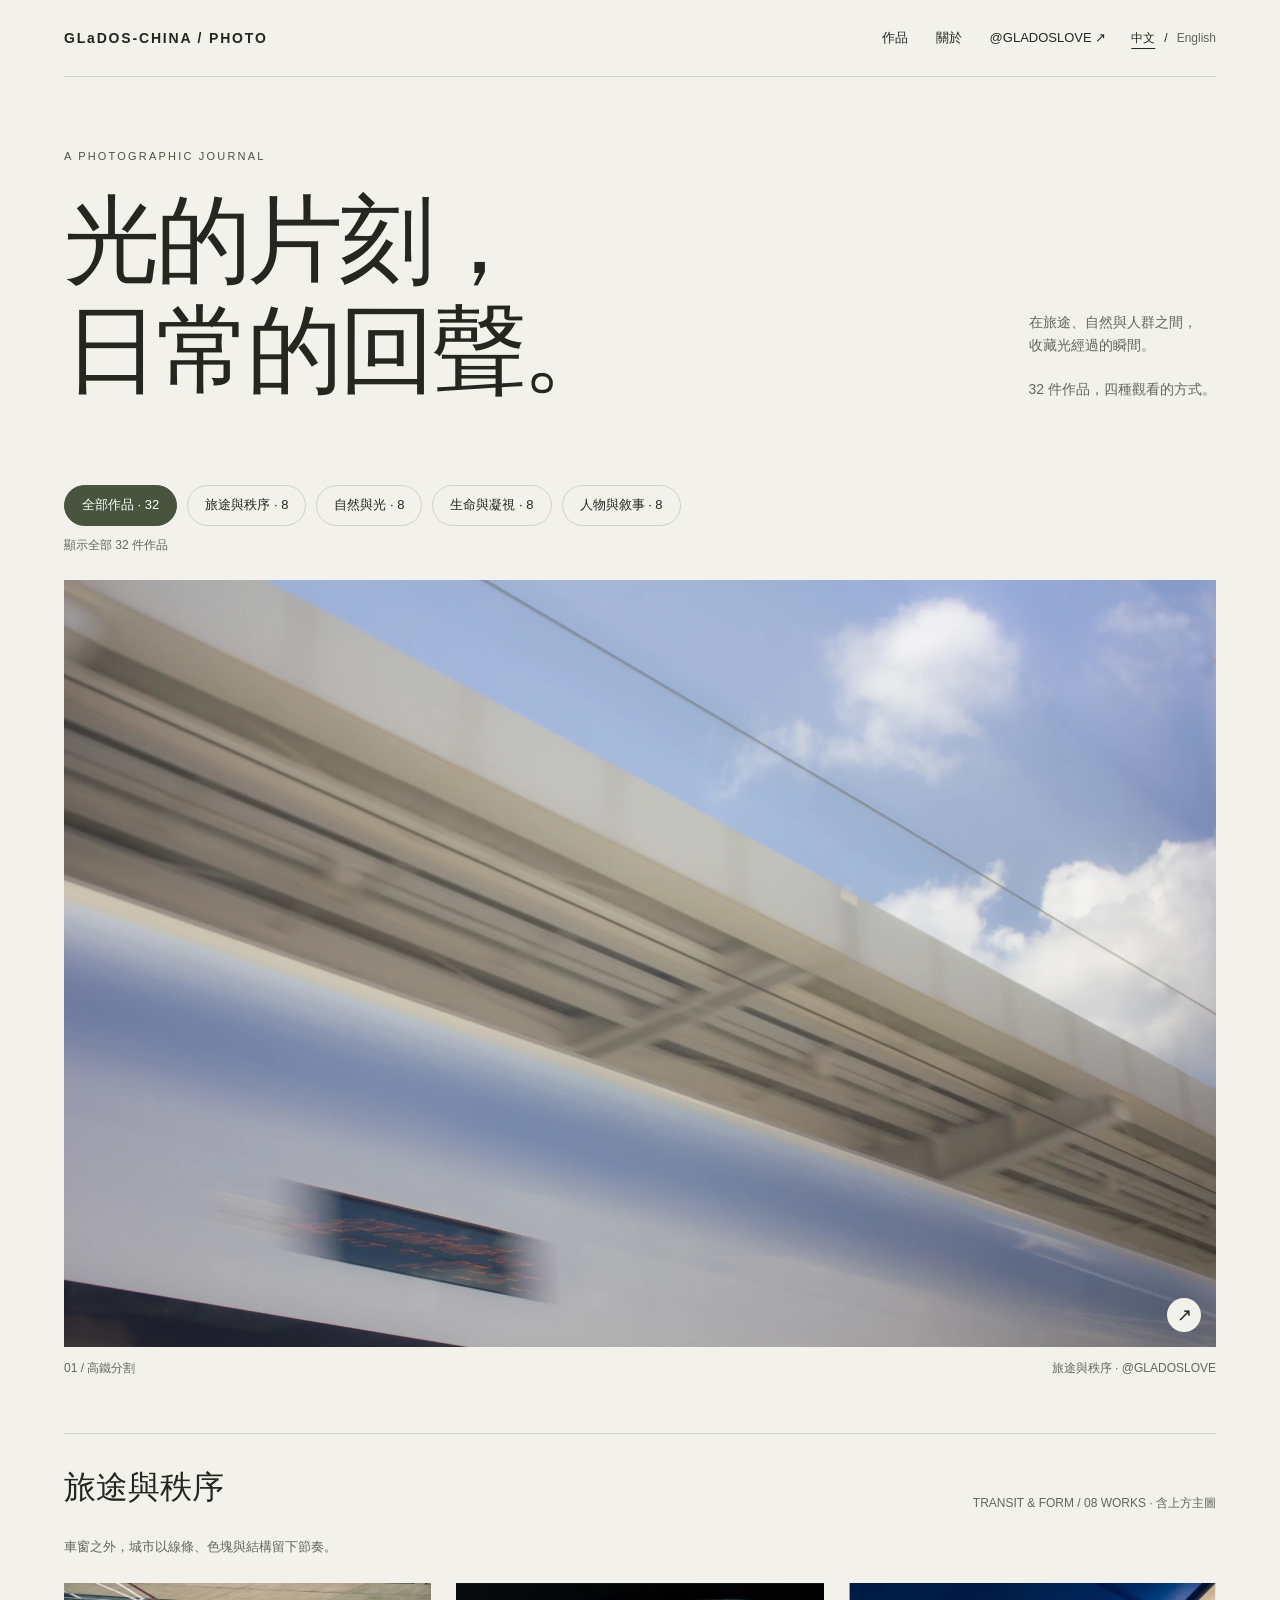
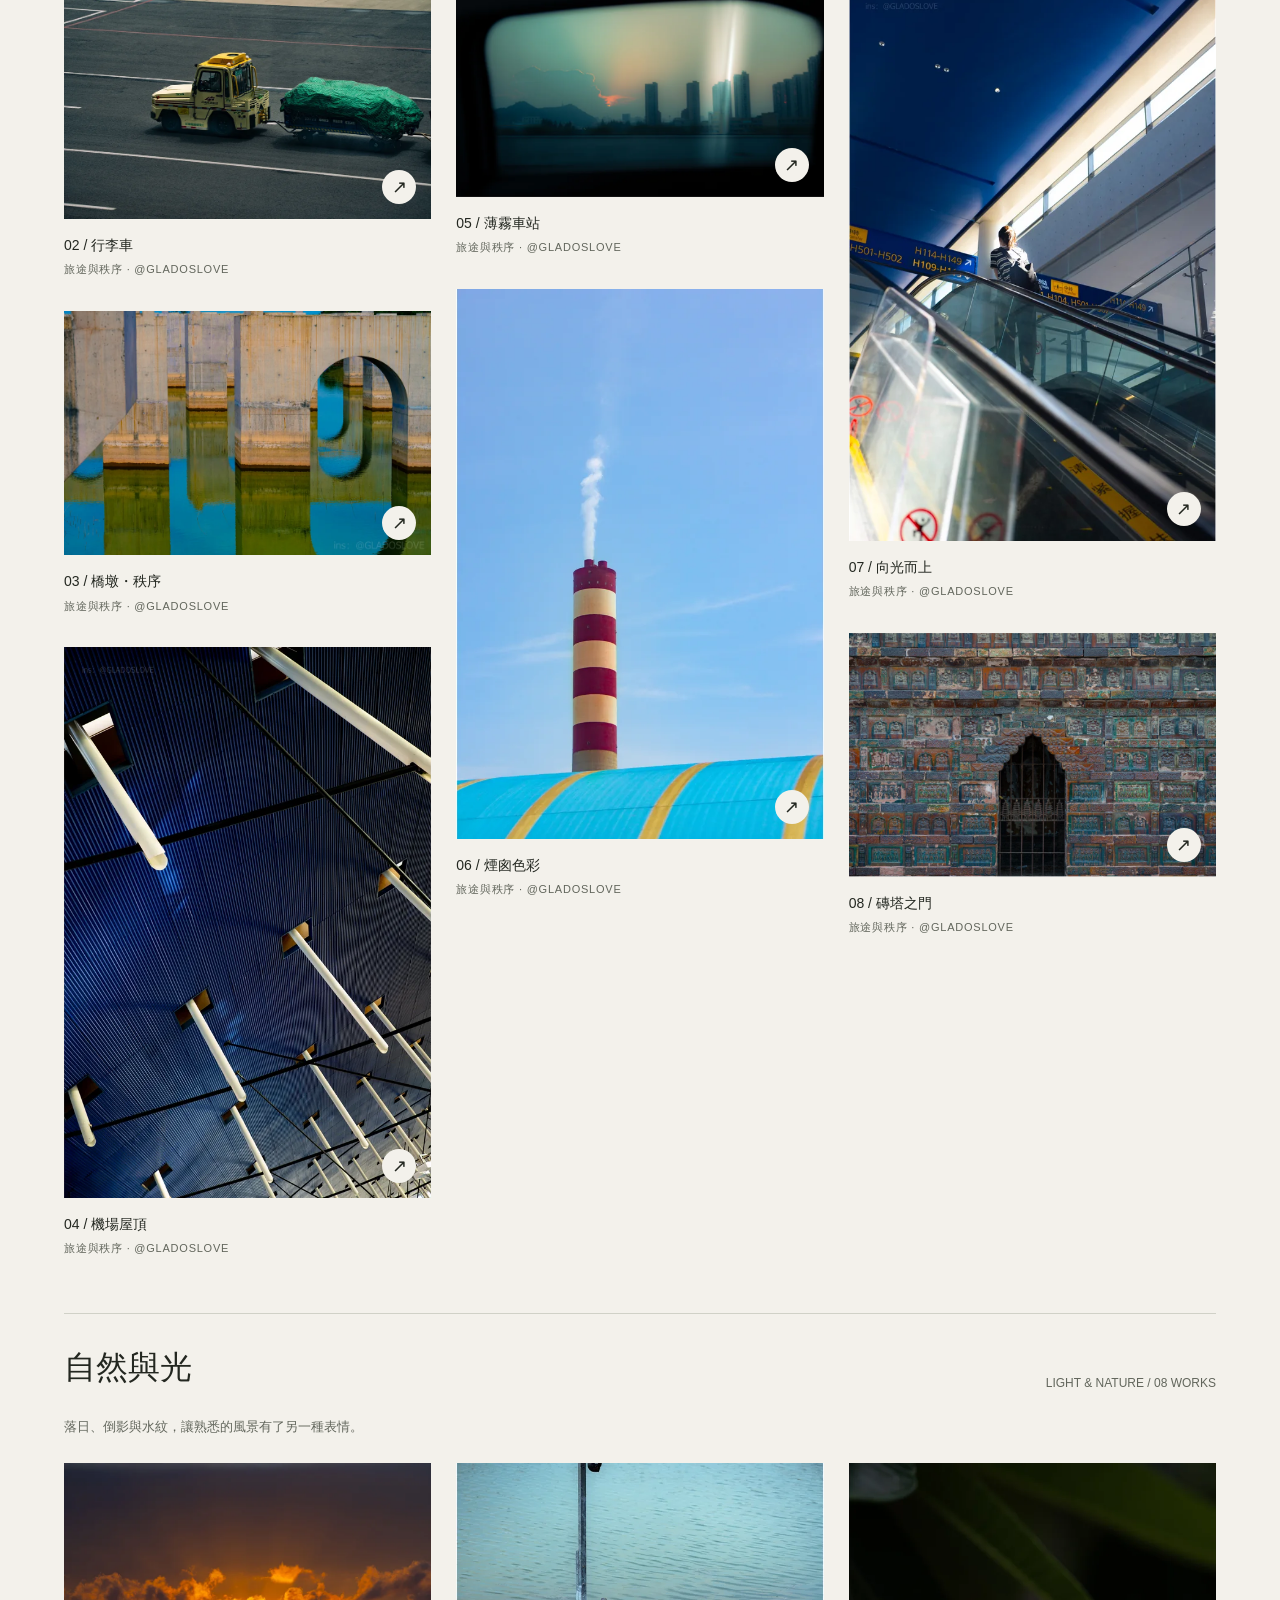
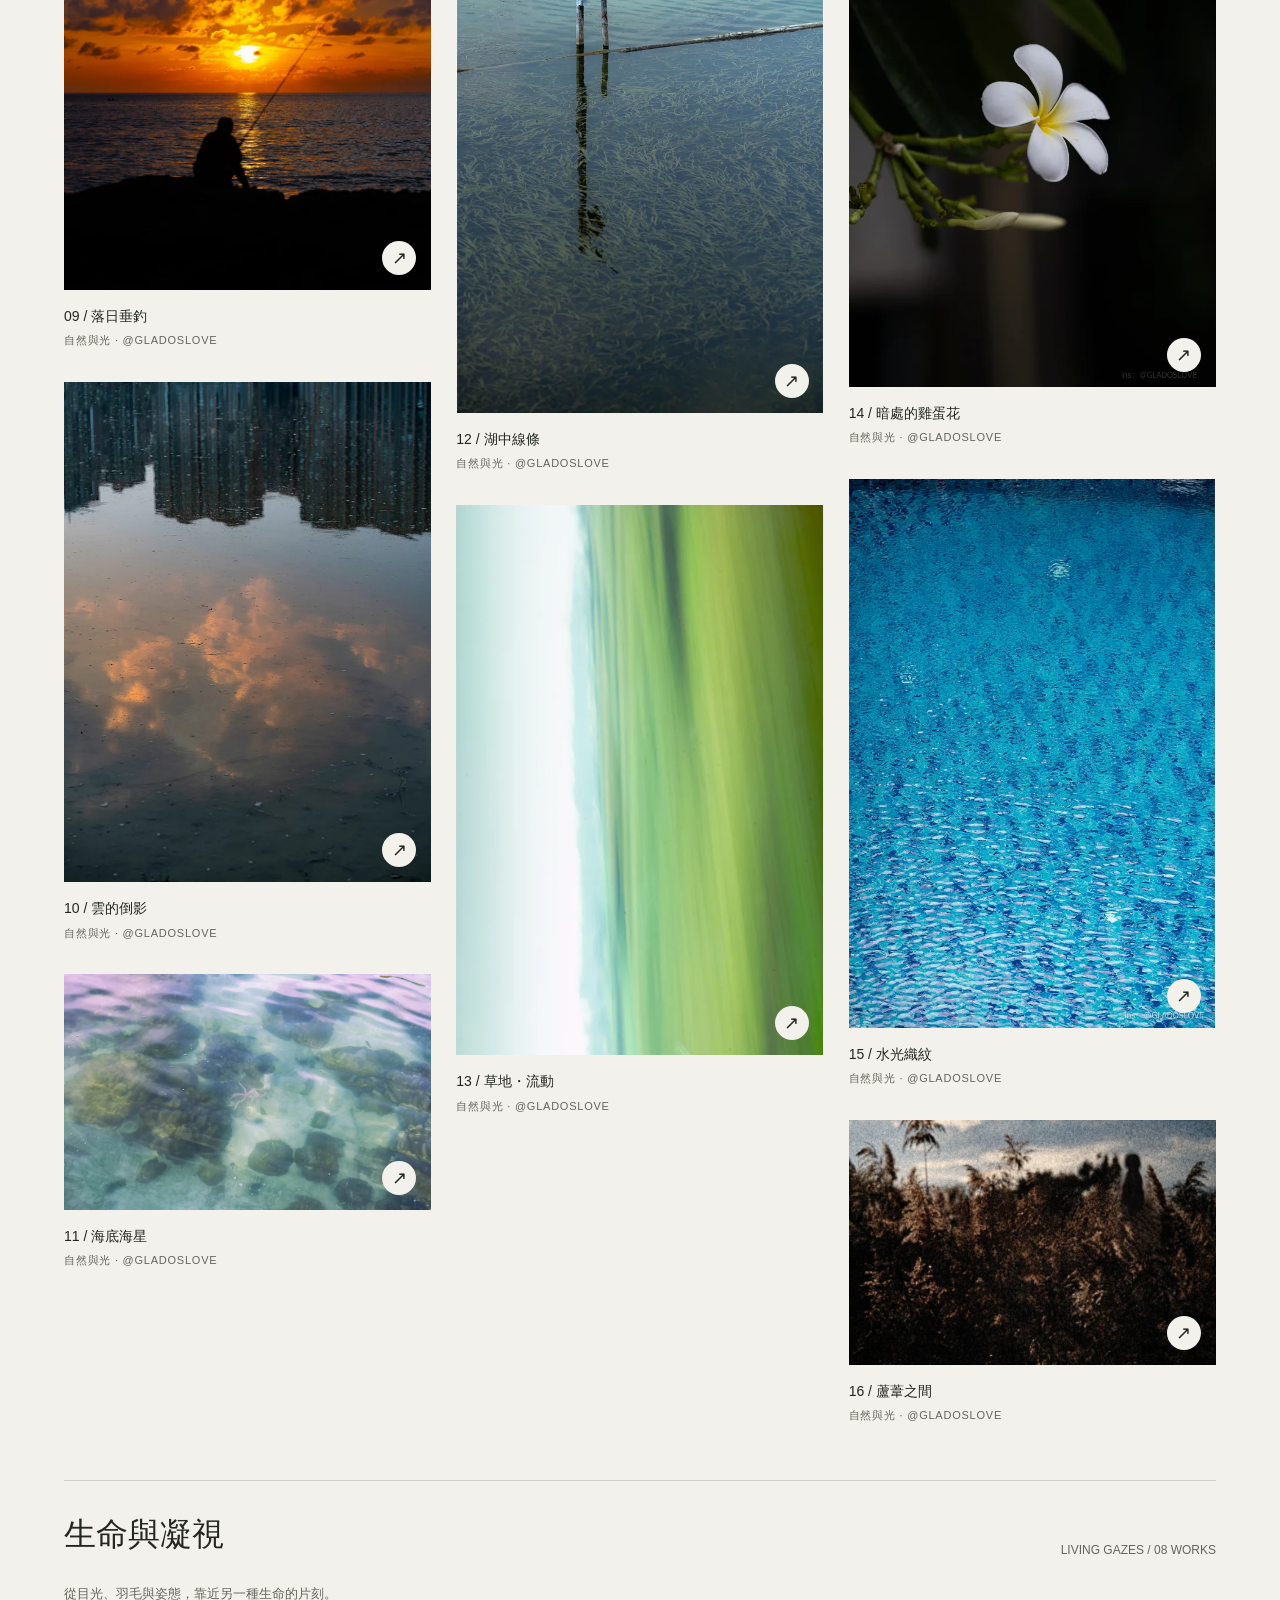
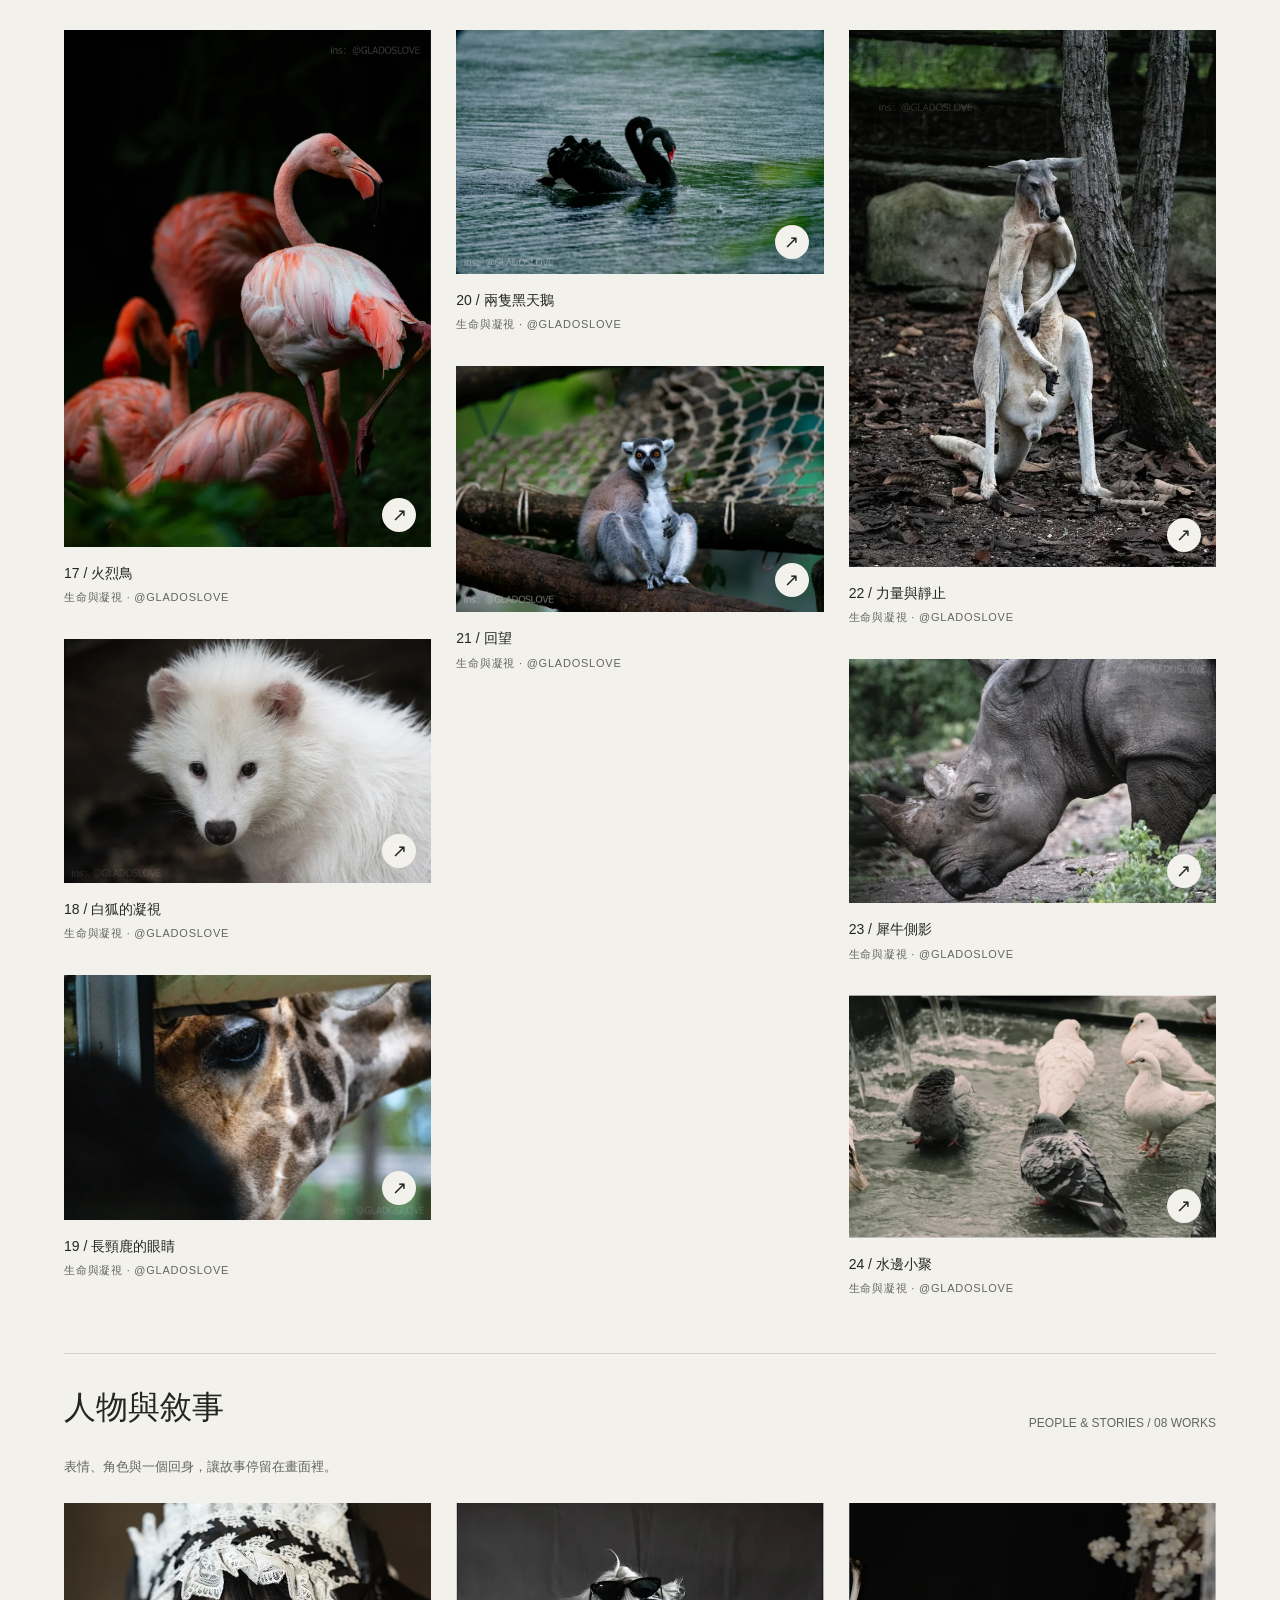
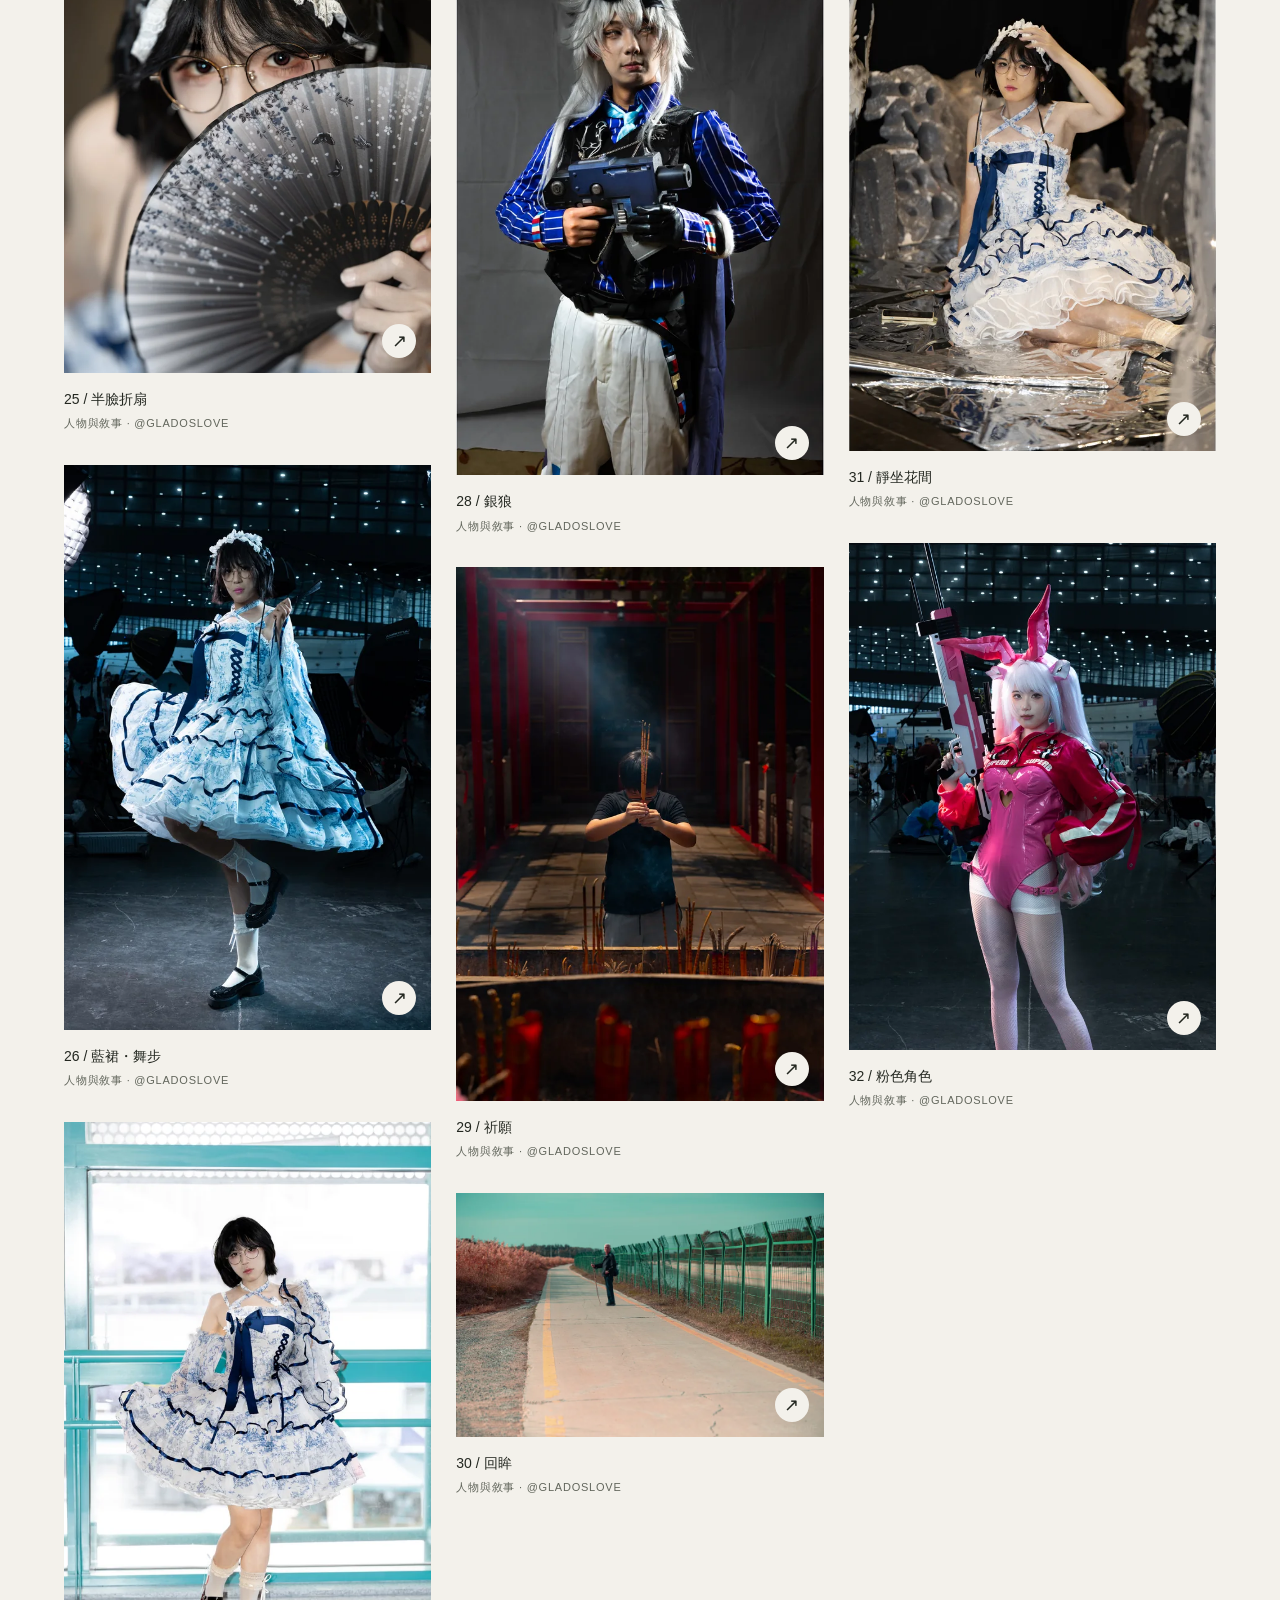
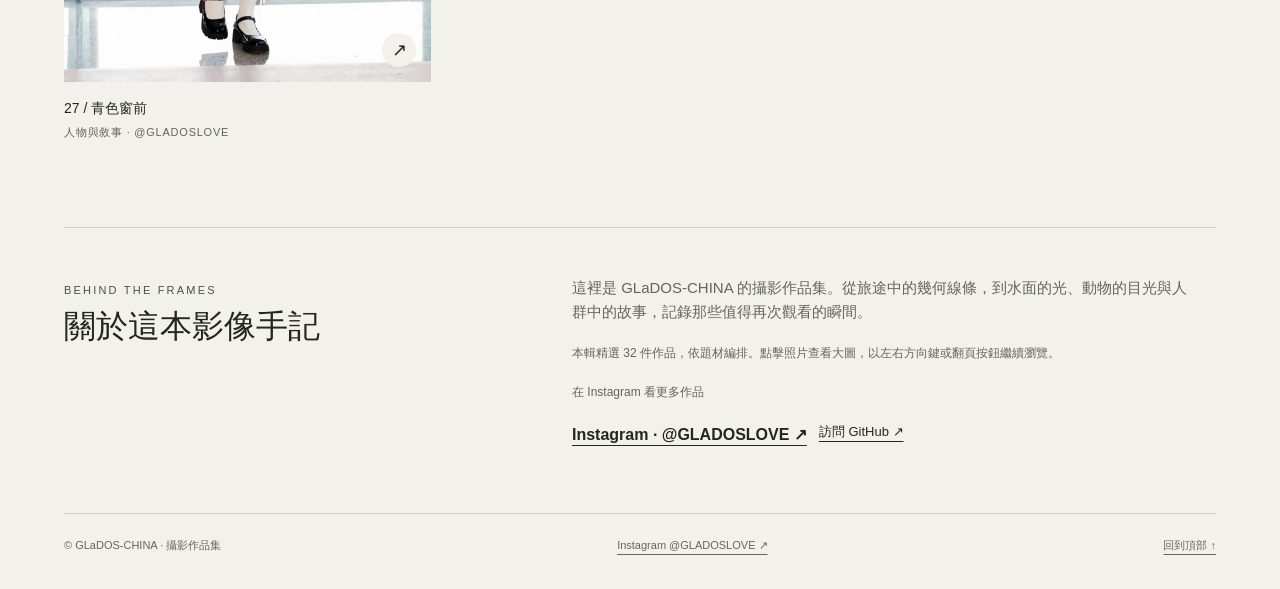
<file: index.html>
<!doctype html><html lang="zh-Hant"><head><meta charset="utf-8"><meta name="viewport" content="width=device-width,initial-scale=1"><meta name="color-scheme" content="light"><meta name="description" content="GLaDOS-CHINA 攝影作品集，精選 32 件作品，涵蓋旅途、自然、動物與人像。Instagram：@GLADOSLOVE。"><title>GLaDOS-CHINA · 光的片刻</title><link rel="stylesheet" href="assets/styles.css"><link rel="canonical" href="https://glados-china.github.io/"><link rel="alternate" hreflang="zh-Hant" href="https://glados-china.github.io/"><link rel="alternate" hreflang="en" href="https://glados-china.github.io/en.html"><script src="assets/gallery.js" defer></script></head><body><a class="skip" href="#main">跳至主要內容</a><div class="wrap"><header><a class="brand" href="index.html">GLaDOS-CHINA / PHOTO</a><div class="header-tools"><nav aria-label="主導覽"><a href="#works">作品</a><a href="#about">關於</a><a href="https://www.instagram.com/gladoslove/" target="_blank" rel="noopener noreferrer">@GLADOSLOVE ↗</a></nav><div class="languages" role="group" aria-label="切換語言"><a href="index.html" lang="zh-Hant" hreflang="zh-Hant" aria-current="page">中文</a><span aria-hidden="true">/</span><a href="en.html" lang="en" hreflang="en" >English</a></div></div></header><main id="main"><section class="intro" aria-labelledby="title"><div><span class="eyebrow">A photographic journal</span><h1 id="title">光的片刻，<br>日常的回聲。</h1></div><p>在旅途、自然與人群之間，<br>收藏光經過的瞬間。<br><br>32 件作品，四種觀看的方式。</p></section><section id="works" aria-label="攝影作品畫廊"><div class="filters" role="group" aria-label="依題材篩選"><button type="button" data-filter="all" aria-pressed="true">全部作品 · 32</button><button type="button" data-filter="travel" aria-pressed="false">旅途與秩序 · 8</button><button type="button" data-filter="nature" aria-pressed="false">自然與光 · 8</button><button type="button" data-filter="life" aria-pressed="false">生命與凝視 · 8</button><button type="button" data-filter="people" aria-pressed="false">人物與敘事 · 8</button><p class="work-count" role="status" aria-live="polite">顯示全部 32 件作品</p></div><figure class="hero" data-category="travel"><button class="open" type="button" data-full="assets/photos/railway.webp" data-title="高鐵分割" data-desc="列車掠過高架橋，橋身與藍天形成交錯的線條。" data-crop="--ratio:1.50150150;--iw:100.00000000%;--ih:100.00000000%;--left:0.00000000%;--top:0.00000000%" aria-label="放大作品：高鐵分割"><span class="photo-frame" style="--ratio:1.50150150;--iw:100.00000000%;--ih:100.00000000%;--left:0.00000000%;--top:0.00000000%"><img src="assets/photos/railway.webp" alt="列車掠過高架橋，橋身與藍天形成交錯的線條。" width="2000" height="1332" fetchpriority="high" decoding="async"></span></button><figcaption class="caption"><span>01 / 高鐵分割</span><span>旅途與秩序 · @GLADOSLOVE</span></figcaption></figure><section class="collection" data-group="travel" aria-labelledby="travel-title"><div class="section-head"><h2 id="travel-title">旅途與秩序</h2><p>TRANSIT & FORM / 08 WORKS · 含上方主圖</p></div><p class="group-intro">車窗之外，城市以線條、色塊與結構留下節奏。</p><div class="gallery"><figure class="work" data-category="travel"><button class="open" type="button" data-full="assets/photos/baggage-cart.webp" data-title="行李車" data-desc="停機坪上的黃色行李牽引車與綠色覆布。" data-crop="--ratio:1.56006240;--iw:100.00000000%;--ih:100.00000000%;--left:0.00000000%;--top:0.00000000%" aria-label="放大作品：行李車"><span class="photo-frame" style="--ratio:1.56006240;--iw:100.00000000%;--ih:100.00000000%;--left:0.00000000%;--top:0.00000000%"><img src="assets/photos/baggage-cart-thumb.webp" alt="停機坪上的黃色行李牽引車與綠色覆布。" width="900" height="577" loading="lazy" decoding="async"></span></button><figcaption class=""><span>02 / 行李車</span><small>旅途與秩序 · @GLADOSLOVE</small></figcaption></figure><figure class="work" data-category="travel"><button class="open" type="button" data-full="assets/photos/bridge-rhythm.webp" data-title="橋墩・秩序" data-desc="橋墩、拱形與水面倒影組成重複的幾何形狀。" data-crop="--ratio:1.50037509;--iw:100.00000000%;--ih:100.00000000%;--left:0.00000000%;--top:0.00000000%" aria-label="放大作品：橋墩・秩序"><span class="photo-frame" style="--ratio:1.50037509;--iw:100.00000000%;--ih:100.00000000%;--left:0.00000000%;--top:0.00000000%"><img src="assets/photos/bridge-rhythm-thumb.webp" alt="橋墩、拱形與水面倒影組成重複的幾何形狀。" width="900" height="600" loading="lazy" decoding="async"></span></button><figcaption class=""><span>03 / 橋墩・秩序</span><small>旅途與秩序 · @GLADOSLOVE</small></figcaption></figure><figure class="work" data-category="travel"><button class="open" type="button" data-full="assets/photos/airport-roof.webp" data-title="機場屋頂" data-desc="深藍屋頂下，燈管與金屬結構交錯延伸。" data-crop="--ratio:0.66750000;--iw:105.84269663%;--ih:100.00000000%;--left:-2.92134831%;--top:0.00000000%" aria-label="放大作品：機場屋頂"><span class="photo-frame" style="--ratio:0.66750000;--iw:105.84269663%;--ih:100.00000000%;--left:-2.92134831%;--top:0.00000000%"><img src="assets/photos/airport-roof-thumb.webp" alt="深藍屋頂下，燈管與金屬結構交錯延伸。" width="636" height="900" loading="lazy" decoding="async"></span></button><figcaption class=""><span>04 / 機場屋頂</span><small>旅途與秩序 · @GLADOSLOVE</small></figcaption></figure><figure class="work" data-category="travel"><button class="open" type="button" data-full="assets/photos/train-window.webp" data-title="薄霧車站" data-desc="透過車窗，看見薄霧與遠處城市的輪廓。" data-crop="--ratio:1.71673820;--iw:100.00000000%;--ih:121.28755365%;--left:0.00000000%;--top:-10.64377682%" aria-label="放大作品：薄霧車站"><span class="photo-frame" style="--ratio:1.71673820;--iw:100.00000000%;--ih:121.28755365%;--left:0.00000000%;--top:-10.64377682%"><img src="assets/photos/train-window-thumb.webp" alt="透過車窗，看見薄霧與遠處城市的輪廓。" width="900" height="636" loading="lazy" decoding="async"></span></button><figcaption class=""><span>05 / 薄霧車站</span><small>旅途與秩序 · @GLADOSLOVE</small></figcaption></figure><figure class="work" data-category="travel"><button class="open" type="button" data-full="assets/photos/chimney.webp" data-title="煙囪色彩" data-desc="藍天下的條紋煙囪、白煙與彩色屋頂。" data-crop="--ratio:0.66850000;--iw:105.68436799%;--ih:100.00000000%;--left:-2.84218399%;--top:0.00000000%" aria-label="放大作品：煙囪色彩"><span class="photo-frame" style="--ratio:0.66850000;--iw:105.68436799%;--ih:100.00000000%;--left:-2.84218399%;--top:0.00000000%"><img src="assets/photos/chimney-thumb.webp" alt="藍天下的條紋煙囪、白煙與彩色屋頂。" width="636" height="900" loading="lazy" decoding="async"></span></button><figcaption class=""><span>06 / 煙囪色彩</span><small>旅途與秩序 · @GLADOSLOVE</small></figcaption></figure><figure class="work" data-category="travel"><button class="open" type="button" data-full="assets/photos/airport-escalator.webp" data-title="向光而上" data-desc="機場的扶梯向明亮窗邊延伸，藍色屋頂與金屬線條交錯。" data-crop="--ratio:0.65900000;--iw:107.20789074%;--ih:100.00000000%;--left:-3.56600910%;--top:0.00000000%" aria-label="放大作品：向光而上"><span class="photo-frame" style="--ratio:0.65900000;--iw:107.20789074%;--ih:100.00000000%;--left:-3.56600910%;--top:0.00000000%"><img src="assets/photos/airport-escalator-thumb.webp" alt="機場的扶梯向明亮窗邊延伸，藍色屋頂與金屬線條交錯。" width="636" height="900" loading="lazy" decoding="async"></span></button><figcaption class=""><span>07 / 向光而上</span><small>旅途與秩序 · @GLADOSLOVE</small></figcaption></figure><figure class="work" data-category="travel"><button class="open" type="button" data-full="assets/photos/temple-gate.webp" data-title="磚塔之門" data-desc="彩色磚牆與層疊紋樣，圍出一扇深色的拱門。" data-crop="--ratio:1.50375940;--iw:100.00000000%;--ih:106.24060150%;--left:0.00000000%;--top:-3.15789474%" aria-label="放大作品：磚塔之門"><span class="photo-frame" style="--ratio:1.50375940;--iw:100.00000000%;--ih:106.24060150%;--left:0.00000000%;--top:-3.15789474%"><img src="assets/photos/temple-gate-thumb.webp" alt="彩色磚牆與層疊紋樣，圍出一扇深色的拱門。" width="900" height="636" loading="lazy" decoding="async"></span></button><figcaption class=""><span>08 / 磚塔之門</span><small>旅途與秩序 · @GLADOSLOVE</small></figcaption></figure></div></section><section class="collection" data-group="nature" aria-labelledby="nature-title"><div class="section-head"><h2 id="nature-title">自然與光</h2><p>LIGHT & NATURE / 08 WORKS</p></div><p class="group-intro">落日、倒影與水紋，讓熟悉的風景有了另一種表情。</p><div class="gallery"><figure class="work" data-category="nature"><button class="open" type="button" data-full="assets/photos/sunset-fishing.webp" data-title="落日垂釣" data-desc="夕陽映亮海面，岸邊的釣者留下一道剪影。" data-crop="--ratio:0.86000000;--iw:100.00000000%;--ih:100.00000000%;--left:0.00000000%;--top:0.00000000%" aria-label="放大作品：落日垂釣"><span class="photo-frame" style="--ratio:0.86000000;--iw:100.00000000%;--ih:100.00000000%;--left:0.00000000%;--top:0.00000000%"><img src="assets/photos/sunset-fishing-thumb.webp" alt="夕陽映亮海面，岸邊的釣者留下一道剪影。" width="774" height="900" loading="lazy" decoding="async"></span></button><figcaption class=""><span>09 / 落日垂釣</span><small>自然與光 · @GLADOSLOVE</small></figcaption></figure><figure class="work" data-category="nature"><button class="open" type="button" data-full="assets/photos/cloud-reflection.webp" data-title="雲的倒影" data-desc="水面映出暮色雲層與城市的倒影。" data-crop="--ratio:0.73400000;--iw:100.00000000%;--ih:100.00000000%;--left:0.00000000%;--top:0.00000000%" aria-label="放大作品：雲的倒影"><span class="photo-frame" style="--ratio:0.73400000;--iw:100.00000000%;--ih:100.00000000%;--left:0.00000000%;--top:0.00000000%"><img src="assets/photos/cloud-reflection-thumb.webp" alt="水面映出暮色雲層與城市的倒影。" width="661" height="900" loading="lazy" decoding="async"></span></button><figcaption class=""><span>10 / 雲的倒影</span><small>自然與光 · @GLADOSLOVE</small></figcaption></figure><figure class="work" data-category="nature"><button class="open" type="button" data-full="assets/photos/underwater.webp" data-title="海底海星" data-desc="淺水中的海星與石塊，被流動的水紋重新描繪。" data-crop="--ratio:1.56006240;--iw:100.00000000%;--ih:100.00000000%;--left:0.00000000%;--top:0.00000000%" aria-label="放大作品：海底海星"><span class="photo-frame" style="--ratio:1.56006240;--iw:100.00000000%;--ih:100.00000000%;--left:0.00000000%;--top:0.00000000%"><img src="assets/photos/underwater-thumb.webp" alt="淺水中的海星與石塊，被流動的水紋重新描繪。" width="900" height="577" loading="lazy" decoding="async"></span></button><figcaption class=""><span>11 / 海底海星</span><small>自然與光 · @GLADOSLOVE</small></figcaption></figure><figure class="work" data-category="nature"><button class="open" type="button" data-full="assets/photos/lake-poles.webp" data-title="湖中線條" data-desc="平靜的湖水裡，細桿與線條劃出簡約的構圖。" data-crop="--ratio:0.66750000;--iw:105.84269663%;--ih:100.00000000%;--left:-2.92134831%;--top:0.00000000%" aria-label="放大作品：湖中線條"><span class="photo-frame" style="--ratio:0.66750000;--iw:105.84269663%;--ih:100.00000000%;--left:-2.92134831%;--top:0.00000000%"><img src="assets/photos/lake-poles-thumb.webp" alt="平靜的湖水裡，細桿與線條劃出簡約的構圖。" width="636" height="900" loading="lazy" decoding="async"></span></button><figcaption class=""><span>12 / 湖中線條</span><small>自然與光 · @GLADOSLOVE</small></figcaption></figure><figure class="work" data-category="nature"><button class="open" type="button" data-full="assets/photos/meadow-motion.webp" data-title="草地・流動" data-desc="綠色與淺色的模糊色帶，構成抽象的自然印象。" data-crop="--ratio:0.66750000;--iw:105.84269663%;--ih:100.00000000%;--left:-2.99625468%;--top:0.00000000%" aria-label="放大作品：草地・流動"><span class="photo-frame" style="--ratio:0.66750000;--iw:105.84269663%;--ih:100.00000000%;--left:-2.99625468%;--top:0.00000000%"><img src="assets/photos/meadow-motion-thumb.webp" alt="綠色與淺色的模糊色帶，構成抽象的自然印象。" width="636" height="900" loading="lazy" decoding="async"></span></button><figcaption class=""><span>13 / 草地・流動</span><small>自然與光 · @GLADOSLOVE</small></figcaption></figure><figure class="work" data-category="nature"><button class="open" type="button" data-full="assets/photos/frangipani.webp" data-title="暗處的雞蛋花" data-desc="暗綠葉片之間，一朵白色雞蛋花迎向光。" data-crop="--ratio:0.70100000;--iw:100.78459344%;--ih:100.00000000%;--left:-0.35663338%;--top:0.00000000%" aria-label="放大作品：暗處的雞蛋花"><span class="photo-frame" style="--ratio:0.70100000;--iw:100.78459344%;--ih:100.00000000%;--left:-0.35663338%;--top:0.00000000%"><img src="assets/photos/frangipani-thumb.webp" alt="暗綠葉片之間，一朵白色雞蛋花迎向光。" width="636" height="900" loading="lazy" decoding="async"></span></button><figcaption class=""><span>14 / 暗處的雞蛋花</span><small>自然與光 · @GLADOSLOVE</small></figcaption></figure><figure class="work" data-category="nature"><button class="open" type="button" data-full="assets/photos/pool-ripples.webp" data-title="水光織紋" data-desc="藍色泳池的水波與池底網格，交織出細密的光紋。" data-crop="--ratio:0.66850000;--iw:105.68436799%;--ih:100.00000000%;--left:-2.91697831%;--top:0.00000000%" aria-label="放大作品：水光織紋"><span class="photo-frame" style="--ratio:0.66850000;--iw:105.68436799%;--ih:100.00000000%;--left:-2.91697831%;--top:0.00000000%"><img src="assets/photos/pool-ripples-thumb.webp" alt="藍色泳池的水波與池底網格，交織出細密的光紋。" width="636" height="900" loading="lazy" decoding="async"></span></button><figcaption class=""><span>15 / 水光織紋</span><small>自然與光 · @GLADOSLOVE</small></figcaption></figure><figure class="work" data-category="nature"><button class="open" type="button" data-full="assets/photos/reeds.webp" data-title="蘆葦之間" data-desc="逆光裡的蘆葦與遠處人影，呈現細緻而朦朧的層次。" data-crop="--ratio:1.50000000;--iw:100.00000000%;--ih:100.00000000%;--left:0.00000000%;--top:0.00000000%" aria-label="放大作品：蘆葦之間"><span class="photo-frame" style="--ratio:1.50000000;--iw:100.00000000%;--ih:100.00000000%;--left:0.00000000%;--top:0.00000000%"><img src="assets/photos/reeds-thumb.webp" alt="逆光裡的蘆葦與遠處人影，呈現細緻而朦朧的層次。" width="900" height="600" loading="lazy" decoding="async"></span></button><figcaption class=""><span>16 / 蘆葦之間</span><small>自然與光 · @GLADOSLOVE</small></figcaption></figure></div></section><section class="collection" data-group="life" aria-labelledby="life-title"><div class="section-head"><h2 id="life-title">生命與凝視</h2><p>LIVING GAZES / 08 WORKS</p></div><p class="group-intro">從目光、羽毛與姿態，靠近另一種生命的片刻。</p><div class="gallery"><figure class="work" data-category="life"><button class="open" type="button" data-full="assets/photos/flamingos.webp" data-title="火烈鳥" data-desc="深色背景裡，火烈鳥的粉紅羽毛與曲線相互呼應。" data-crop="--ratio:0.71100000;--iw:100.00000000%;--ih:100.00000000%;--left:0.00000000%;--top:0.00000000%" aria-label="放大作品：火烈鳥"><span class="photo-frame" style="--ratio:0.71100000;--iw:100.00000000%;--ih:100.00000000%;--left:0.00000000%;--top:0.00000000%"><img src="assets/photos/flamingos-thumb.webp" alt="深色背景裡，火烈鳥的粉紅羽毛與曲線相互呼應。" width="640" height="900" loading="lazy" decoding="async"></span></button><figcaption class=""><span>17 / 火烈鳥</span><small>生命與凝視 · @GLADOSLOVE</small></figcaption></figure><figure class="work" data-category="life"><button class="open" type="button" data-full="assets/photos/white-fox.webp" data-title="白狐的凝視" data-desc="白狐近距離的目光與細緻蓬鬆的毛髮。" data-crop="--ratio:1.50262960;--iw:100.00000000%;--ih:100.00000000%;--left:0.00000000%;--top:0.00000000%" aria-label="放大作品：白狐的凝視"><span class="photo-frame" style="--ratio:1.50262960;--iw:100.00000000%;--ih:100.00000000%;--left:0.00000000%;--top:0.00000000%"><img src="assets/photos/white-fox-thumb.webp" alt="白狐近距離的目光與細緻蓬鬆的毛髮。" width="900" height="599" loading="lazy" decoding="async"></span></button><figcaption class=""><span>18 / 白狐的凝視</span><small>生命與凝視 · @GLADOSLOVE</small></figcaption></figure><figure class="work" data-category="life"><button class="open" type="button" data-full="assets/photos/giraffe.webp" data-title="長頸鹿的眼睛" data-desc="近距離觀察長頸鹿的眼睛、睫毛與斑紋。" data-crop="--ratio:1.50150150;--iw:100.00000000%;--ih:100.00000000%;--left:0.00000000%;--top:0.00000000%" aria-label="放大作品：長頸鹿的眼睛"><span class="photo-frame" style="--ratio:1.50150150;--iw:100.00000000%;--ih:100.00000000%;--left:0.00000000%;--top:0.00000000%"><img src="assets/photos/giraffe-thumb.webp" alt="近距離觀察長頸鹿的眼睛、睫毛與斑紋。" width="900" height="599" loading="lazy" decoding="async"></span></button><figcaption class=""><span>19 / 長頸鹿的眼睛</span><small>生命與凝視 · @GLADOSLOVE</small></figcaption></figure><figure class="work" data-category="life"><button class="open" type="button" data-full="assets/photos/black-swans.webp" data-title="兩隻黑天鵝" data-desc="兩隻黑天鵝相伴游過帶有綠色倒影的水面。" data-crop="--ratio:1.50602410;--iw:100.00000000%;--ih:100.00000000%;--left:0.00000000%;--top:0.00000000%" aria-label="放大作品：兩隻黑天鵝"><span class="photo-frame" style="--ratio:1.50602410;--iw:100.00000000%;--ih:100.00000000%;--left:0.00000000%;--top:0.00000000%"><img src="assets/photos/black-swans-thumb.webp" alt="兩隻黑天鵝相伴游過帶有綠色倒影的水面。" width="900" height="598" loading="lazy" decoding="async"></span></button><figcaption class=""><span>20 / 兩隻黑天鵝</span><small>生命與凝視 · @GLADOSLOVE</small></figcaption></figure><figure class="work" data-category="life"><button class="open" type="button" data-full="assets/photos/lemur.webp" data-title="回望" data-desc="樹幹旁的動物回望鏡頭，枝條與背景交錯。" data-crop="--ratio:1.48920328;--iw:100.00000000%;--ih:100.00000000%;--left:0.00000000%;--top:0.00000000%" aria-label="放大作品：回望"><span class="photo-frame" style="--ratio:1.48920328;--iw:100.00000000%;--ih:100.00000000%;--left:0.00000000%;--top:0.00000000%"><img src="assets/photos/lemur-thumb.webp" alt="樹幹旁的動物回望鏡頭，枝條與背景交錯。" width="900" height="604" loading="lazy" decoding="async"></span></button><figcaption class=""><span>21 / 回望</span><small>生命與凝視 · @GLADOSLOVE</small></figcaption></figure><figure class="work" data-category="life"><button class="open" type="button" data-full="assets/photos/kangaroo.webp" data-title="力量與靜止" data-desc="樹旁站立的袋鼠，呈現肌肉線條與安靜的姿態。" data-crop="--ratio:0.68450000;--iw:100.00000000%;--ih:100.00000000%;--left:0.00000000%;--top:0.00000000%" aria-label="放大作品：力量與靜止"><span class="photo-frame" style="--ratio:0.68450000;--iw:100.00000000%;--ih:100.00000000%;--left:0.00000000%;--top:0.00000000%"><img src="assets/photos/kangaroo-thumb.webp" alt="樹旁站立的袋鼠，呈現肌肉線條與安靜的姿態。" width="616" height="900" loading="lazy" decoding="async"></span></button><figcaption class=""><span>22 / 力量與靜止</span><small>生命與凝視 · @GLADOSLOVE</small></figcaption></figure><figure class="work" data-category="life"><button class="open" type="button" data-full="assets/photos/rhino.webp" data-title="犀牛側影" data-desc="犀牛的側臉與粗糙皮膚，在柔和的光中顯出質感。" data-crop="--ratio:1.50150150;--iw:100.00000000%;--ih:100.00000000%;--left:0.00000000%;--top:0.00000000%" aria-label="放大作品：犀牛側影"><span class="photo-frame" style="--ratio:1.50150150;--iw:100.00000000%;--ih:100.00000000%;--left:0.00000000%;--top:0.00000000%"><img src="assets/photos/rhino-thumb.webp" alt="犀牛的側臉與粗糙皮膚，在柔和的光中顯出質感。" width="900" height="599" loading="lazy" decoding="async"></span></button><figcaption class=""><span>23 / 犀牛側影</span><small>生命與凝視 · @GLADOSLOVE</small></figcaption></figure><figure class="work" data-category="life"><button class="open" type="button" data-full="assets/photos/pigeons.webp" data-title="水邊小聚" data-desc="幾隻鴿子聚在淺水邊，白色與深色羽毛相互映襯。" data-crop="--ratio:1.51400454;--iw:100.00000000%;--ih:106.96442089%;--left:0.00000000%;--top:-3.48221045%" aria-label="放大作品：水邊小聚"><span class="photo-frame" style="--ratio:1.51400454;--iw:100.00000000%;--ih:106.96442089%;--left:0.00000000%;--top:-3.48221045%"><img src="assets/photos/pigeons-thumb.webp" alt="幾隻鴿子聚在淺水邊，白色與深色羽毛相互映襯。" width="900" height="636" loading="lazy" decoding="async"></span></button><figcaption class=""><span>24 / 水邊小聚</span><small>生命與凝視 · @GLADOSLOVE</small></figcaption></figure></div></section><section class="collection" data-group="people" aria-labelledby="people-title"><div class="section-head"><h2 id="people-title">人物與敘事</h2><p>PEOPLE & STORIES / 08 WORKS</p></div><p class="group-intro">表情、角色與一個回身，讓故事停留在畫面裡。</p><div class="gallery"><figure class="work" data-category="people"><button class="open" type="button" data-full="assets/photos/folding-fan.webp" data-title="半臉折扇" data-desc="黑色折扇遮住半張臉，目光從扇緣上方望向鏡頭。" data-crop="--ratio:0.78100000;--iw:100.00000000%;--ih:100.00000000%;--left:0.00000000%;--top:0.00000000%" aria-label="放大作品：半臉折扇"><span class="photo-frame" style="--ratio:0.78100000;--iw:100.00000000%;--ih:100.00000000%;--left:0.00000000%;--top:0.00000000%"><img src="assets/photos/folding-fan-thumb.webp" alt="黑色折扇遮住半張臉，目光從扇緣上方望向鏡頭。" width="703" height="900" loading="lazy" decoding="async"></span></button><figcaption class=""><span>25 / 半臉折扇</span><small>人物與敘事 · @GLADOSLOVE</small></figcaption></figure><figure class="work" data-category="people"><button class="open" type="button" data-full="assets/photos/blue-dress.webp" data-title="藍裙・舞步" data-desc="展場燈光之下，藍白裙裝與抬起的腳形成輕盈姿態。" data-crop="--ratio:0.65050000;--iw:100.00000000%;--ih:100.00000000%;--left:0.00000000%;--top:0.00000000%" aria-label="放大作品：藍裙・舞步"><span class="photo-frame" style="--ratio:0.65050000;--iw:100.00000000%;--ih:100.00000000%;--left:0.00000000%;--top:0.00000000%"><img src="assets/photos/blue-dress-thumb.webp" alt="展場燈光之下，藍白裙裝與抬起的腳形成輕盈姿態。" width="585" height="900" loading="lazy" decoding="async"></span></button><figcaption class=""><span>26 / 藍裙・舞步</span><small>人物與敘事 · @GLADOSLOVE</small></figcaption></figure><figure class="work" data-category="people"><button class="open" type="button" data-full="assets/photos/window-portrait.webp" data-title="青色窗前" data-desc="明亮的青色窗框前，一幅藍白色調的人像。" data-crop="--ratio:0.65600000;--iw:100.00000000%;--ih:100.00000000%;--left:0.00000000%;--top:0.00000000%" aria-label="放大作品：青色窗前"><span class="photo-frame" style="--ratio:0.65600000;--iw:100.00000000%;--ih:100.00000000%;--left:0.00000000%;--top:0.00000000%"><img src="assets/photos/window-portrait-thumb.webp" alt="明亮的青色窗框前，一幅藍白色調的人像。" width="590" height="900" loading="lazy" decoding="async"></span></button><figcaption class=""><span>27 / 青色窗前</span><small>人物與敘事 · @GLADOSLOVE</small></figcaption></figure><figure class="work" data-category="people"><button class="open" type="button" data-full="assets/photos/cosplay.webp" data-title="銀狼" data-desc="灰色背景前的角色人像，銀髮與藍色服飾相互映襯。" data-crop="--ratio:0.64150000;--iw:110.13250195%;--ih:100.00000000%;--left:-5.06625097%;--top:0.00000000%" aria-label="放大作品：銀狼"><span class="photo-frame" style="--ratio:0.64150000;--iw:110.13250195%;--ih:100.00000000%;--left:-5.06625097%;--top:0.00000000%"><img src="assets/photos/cosplay-thumb.webp" alt="灰色背景前的角色人像，銀髮與藍色服飾相互映襯。" width="636" height="900" loading="lazy" decoding="async"></span></button><figcaption class=""><span>28 / 銀狼</span><small>人物與敘事 · @GLADOSLOVE</small></figcaption></figure><figure class="work" data-category="people"><button class="open" type="button" data-full="assets/photos/prayer.webp" data-title="祈願" data-desc="紅色廟宇長廊裡，一個雙手合十的安靜時刻。" data-crop="--ratio:0.68850000;--iw:100.00000000%;--ih:100.00000000%;--left:0.00000000%;--top:0.00000000%" aria-label="放大作品：祈願"><span class="photo-frame" style="--ratio:0.68850000;--iw:100.00000000%;--ih:100.00000000%;--left:0.00000000%;--top:0.00000000%"><img src="assets/photos/prayer-thumb.webp" alt="紅色廟宇長廊裡，一個雙手合十的安靜時刻。" width="620" height="900" loading="lazy" decoding="async"></span></button><figcaption class=""><span>29 / 祈願</span><small>人物與敘事 · @GLADOSLOVE</small></figcaption></figure><figure class="work" data-category="people"><button class="open" type="button" data-full="assets/photos/looking-back.webp" data-title="回眸" data-desc="沿著綠色圍欄與小徑，遠處的人回身看向鏡頭。" data-crop="--ratio:1.50715901;--iw:100.00000000%;--ih:100.00000000%;--left:0.00000000%;--top:0.00000000%" aria-label="放大作品：回眸"><span class="photo-frame" style="--ratio:1.50715901;--iw:100.00000000%;--ih:100.00000000%;--left:0.00000000%;--top:0.00000000%"><img src="assets/photos/looking-back-thumb.webp" alt="沿著綠色圍欄與小徑，遠處的人回身看向鏡頭。" width="900" height="597" loading="lazy" decoding="async"></span></button><figcaption class=""><span>30 / 回眸</span><small>人物與敘事 · @GLADOSLOVE</small></figcaption></figure><figure class="work" data-category="people"><button class="open" type="button" data-full="assets/photos/seated-portrait.webp" data-title="靜坐花間" data-desc="花枝與石階之間，藍白裙裝的人物安靜坐著。" data-crop="--ratio:0.67000000;--iw:105.44776119%;--ih:100.00000000%;--left:-2.76119403%;--top:0.00000000%" aria-label="放大作品：靜坐花間"><span class="photo-frame" style="--ratio:0.67000000;--iw:105.44776119%;--ih:100.00000000%;--left:-2.76119403%;--top:0.00000000%"><img src="assets/photos/seated-portrait-thumb.webp" alt="花枝與石階之間，藍白裙裝的人物安靜坐著。" width="636" height="900" loading="lazy" decoding="async"></span></button><figcaption class=""><span>31 / 靜坐花間</span><small>人物與敘事 · @GLADOSLOVE</small></figcaption></figure><figure class="work" data-category="people"><button class="open" type="button" data-full="assets/photos/pink-costume.webp" data-title="粉色角色" data-desc="展場裡的粉色角色人像，在深色背景前呈現鮮明色彩。" data-crop="--ratio:0.72450000;--iw:100.00000000%;--ih:100.00000000%;--left:0.00000000%;--top:0.00000000%" aria-label="放大作品：粉色角色"><span class="photo-frame" style="--ratio:0.72450000;--iw:100.00000000%;--ih:100.00000000%;--left:0.00000000%;--top:0.00000000%"><img src="assets/photos/pink-costume-thumb.webp" alt="展場裡的粉色角色人像，在深色背景前呈現鮮明色彩。" width="652" height="900" loading="lazy" decoding="async"></span></button><figcaption class=""><span>32 / 粉色角色</span><small>人物與敘事 · @GLADOSLOVE</small></figcaption></figure></div></section></section><section class="about" id="about" aria-labelledby="about-title"><div><span class="eyebrow">Behind the frames</span><h2 id="about-title">關於這本影像手記</h2></div><div><p>這裡是 GLaDOS-CHINA 的攝影作品集。從旅途中的幾何線條，到水面的光、動物的目光與人群中的故事，記錄那些值得再次觀看的瞬間。</p><p class="note">本輯精選 32 件作品，依題材編排。點擊照片查看大圖，以左右方向鍵或翻頁按鈕繼續瀏覽。</p><p class="note">在 Instagram 看更多作品</p><div class="contact"><a class="instagram" href="https://www.instagram.com/gladoslove/" target="_blank" rel="noopener noreferrer">Instagram · @GLADOSLOVE ↗</a><a href="https://github.com/GLaDOS-CHINA" target="_blank" rel="noopener noreferrer">訪問 GitHub ↗</a></div></div></section></main><footer><span>© GLaDOS-CHINA · 攝影作品集</span><a href="https://www.instagram.com/gladoslove/" target="_blank" rel="noopener noreferrer">Instagram @GLADOSLOVE ↗</a><a href="#title">回到頂部 ↑</a></footer></div><dialog aria-label="作品大圖預覽"><button type="button" id="close" autofocus>關閉 ×</button><div id="large-frame" class="photo-frame"><img id="large" alt=""></div><p id="viewer-error" class="viewer-error" hidden></p><p id="large-caption"></p><div class="viewer-nav"><button id="prev" type="button" aria-label="上一件作品">← 上一件</button><span id="position" aria-live="polite"></span><button id="next" type="button" aria-label="下一件作品">下一件 →</button></div></dialog></body></html>
</file>
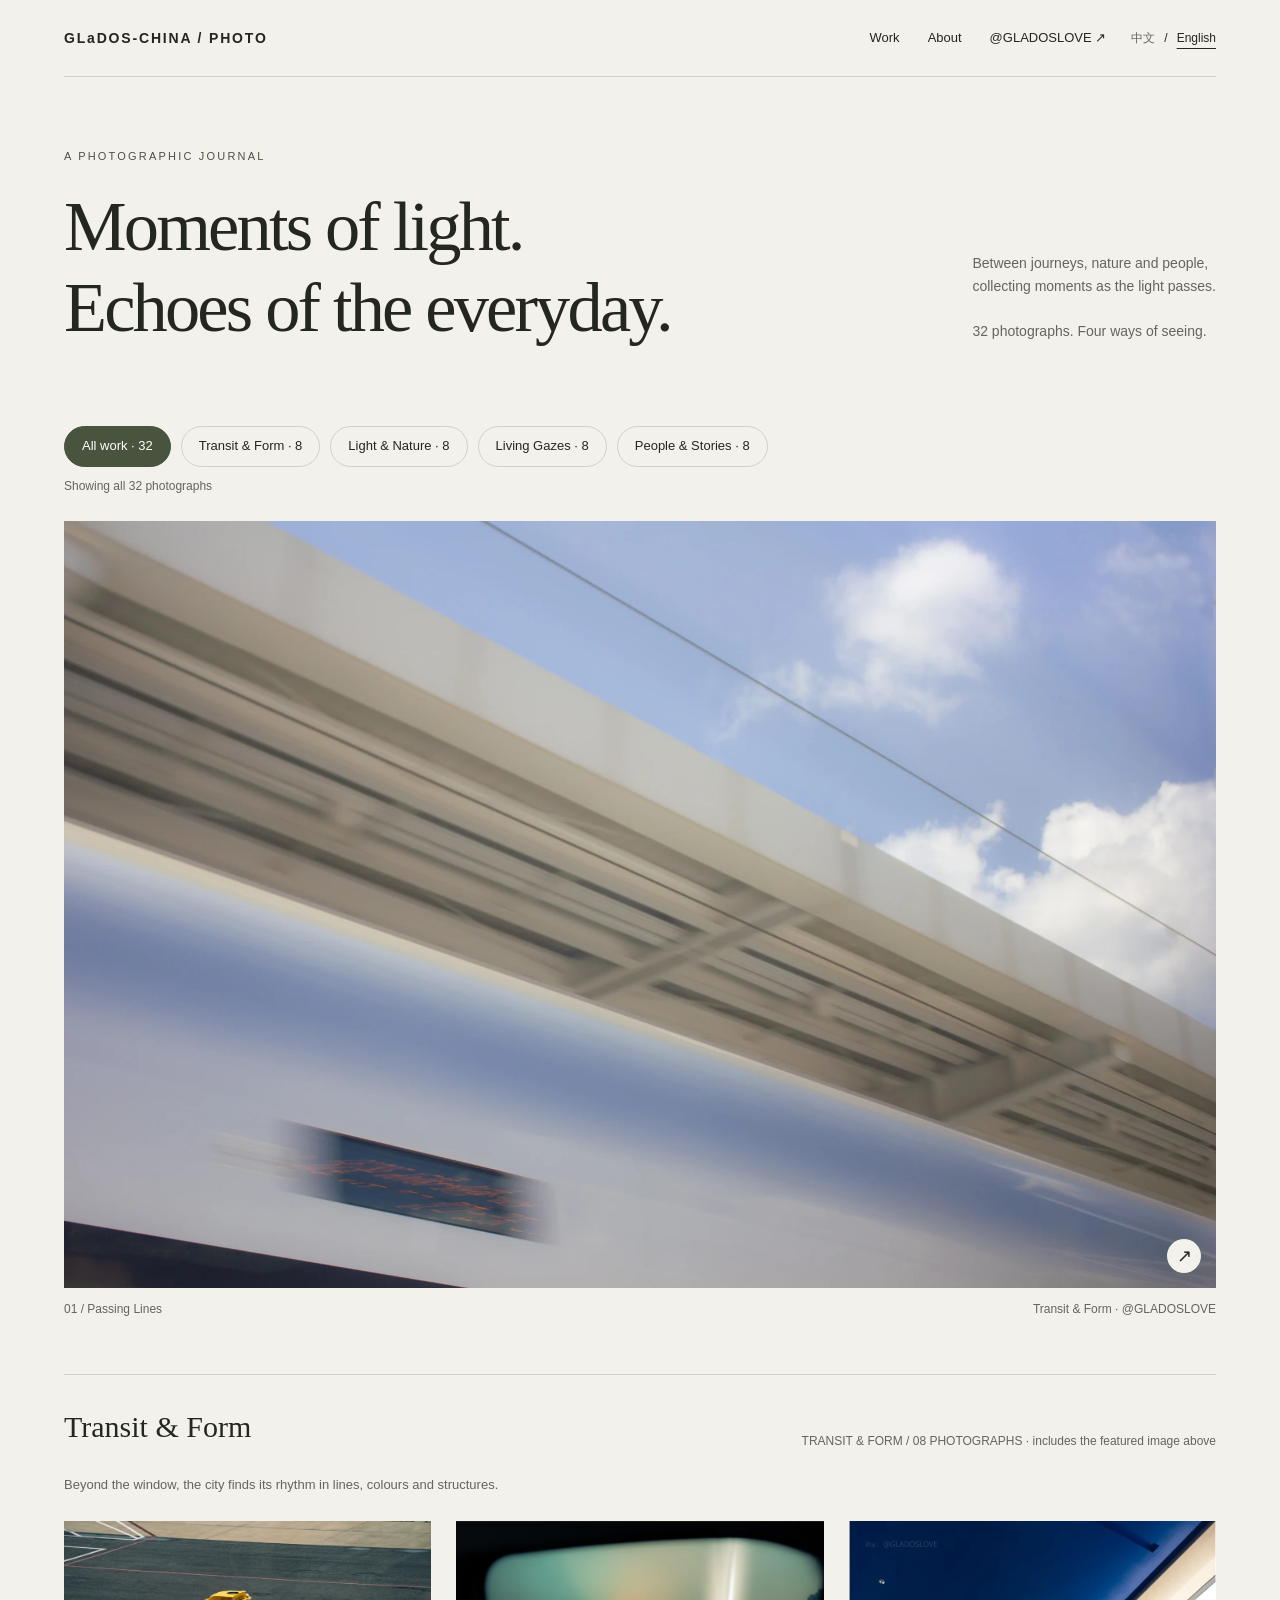
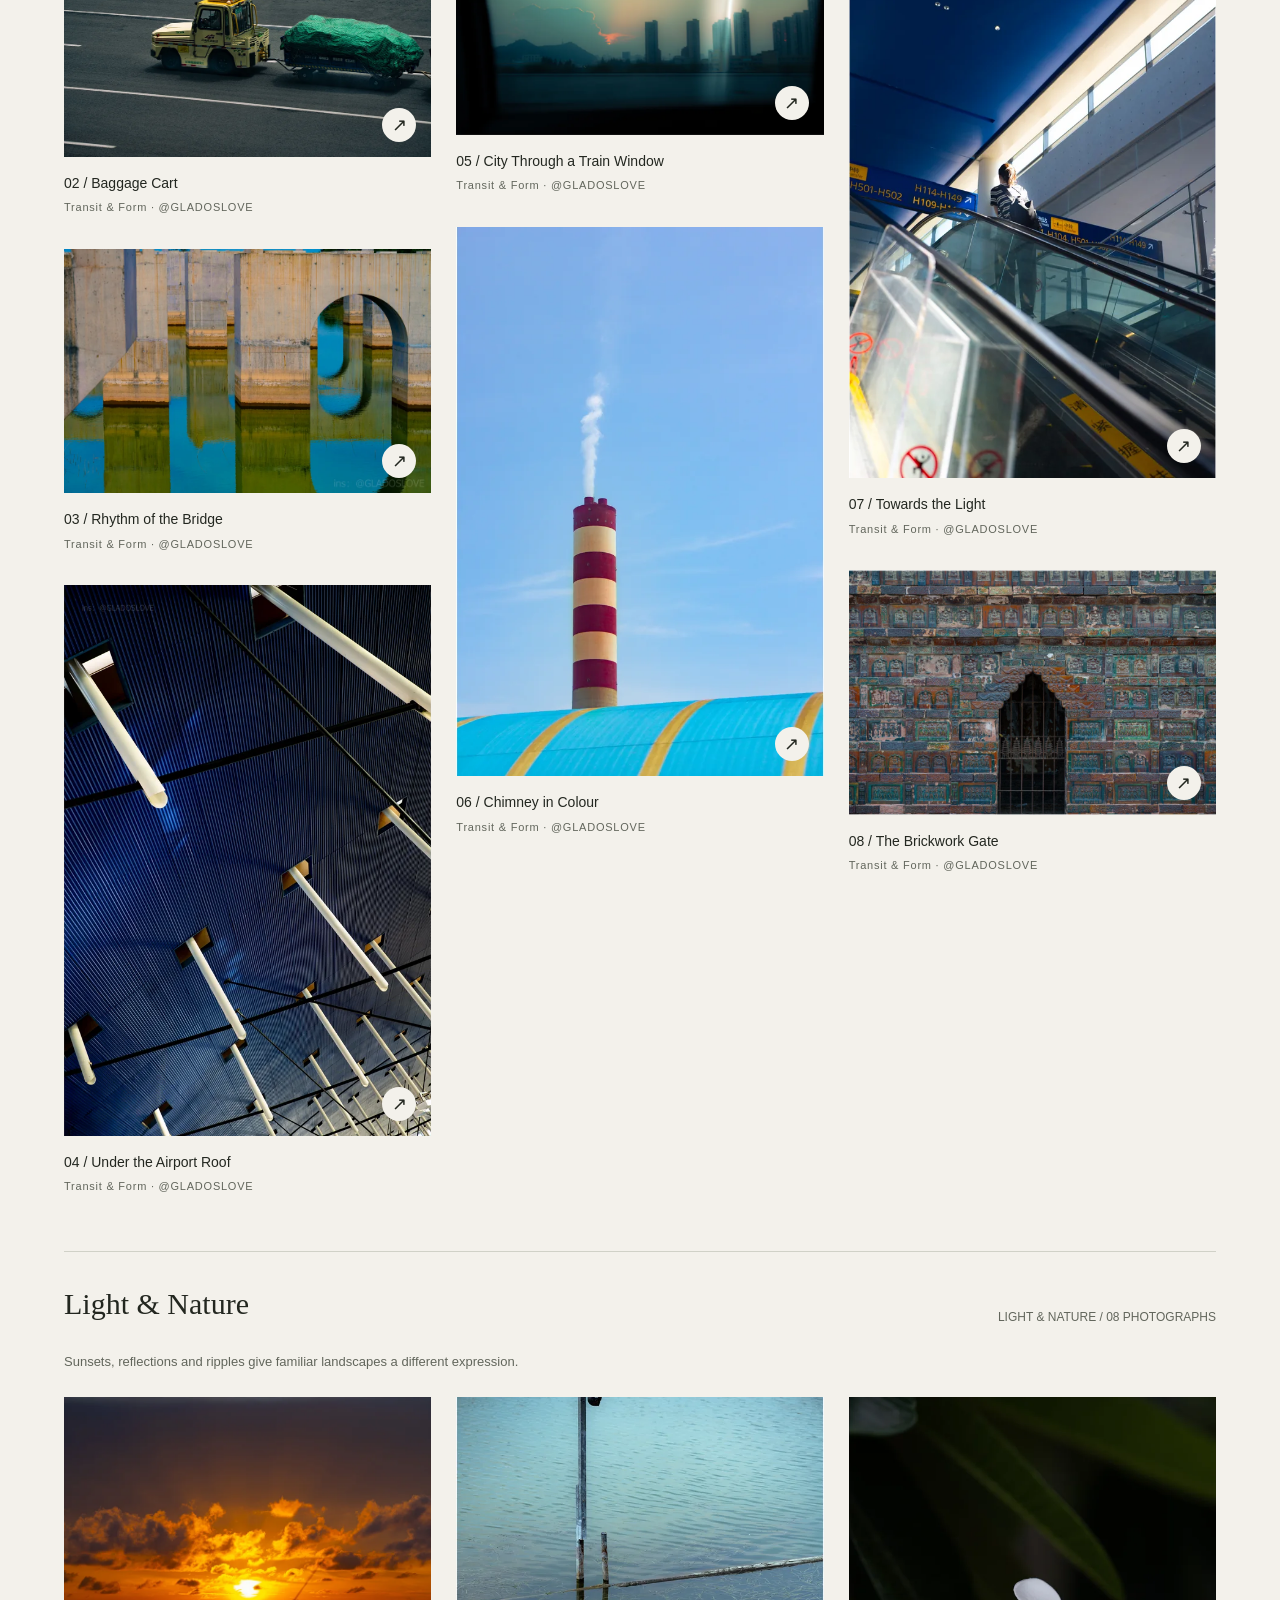
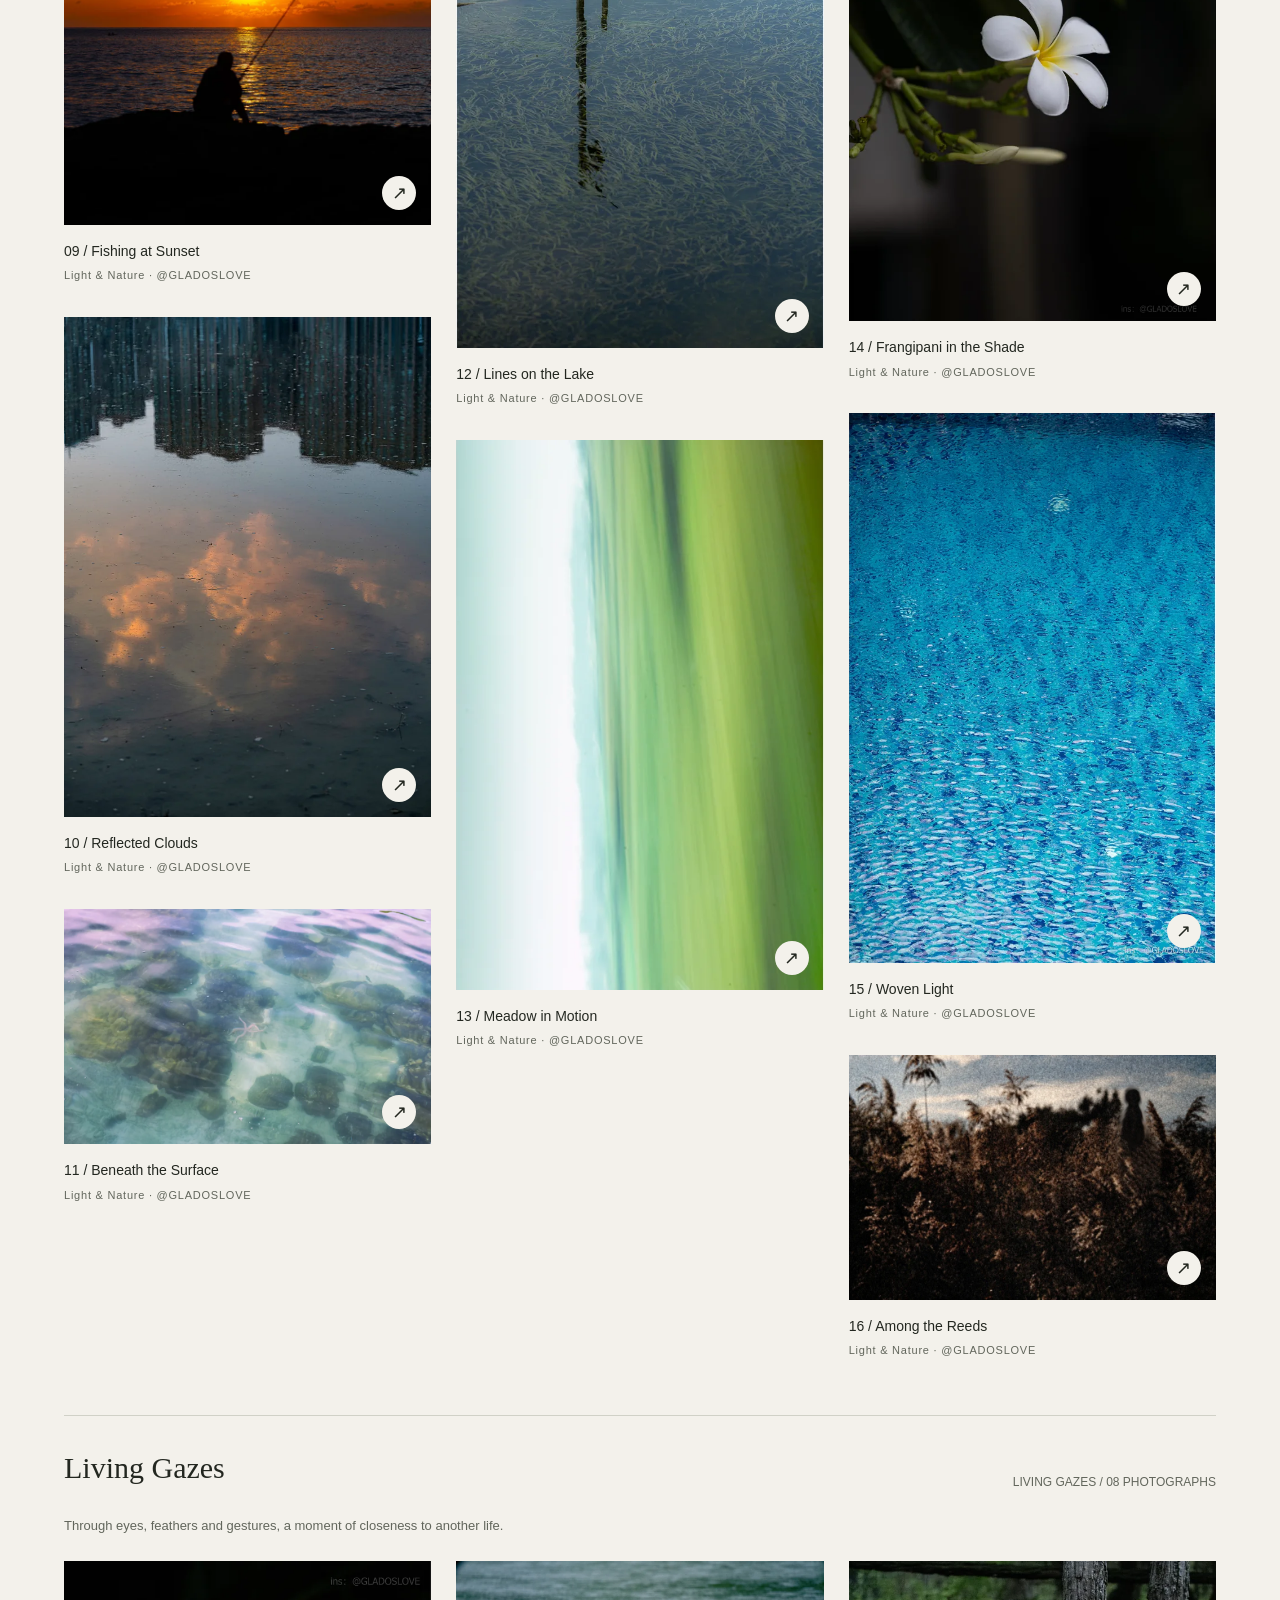
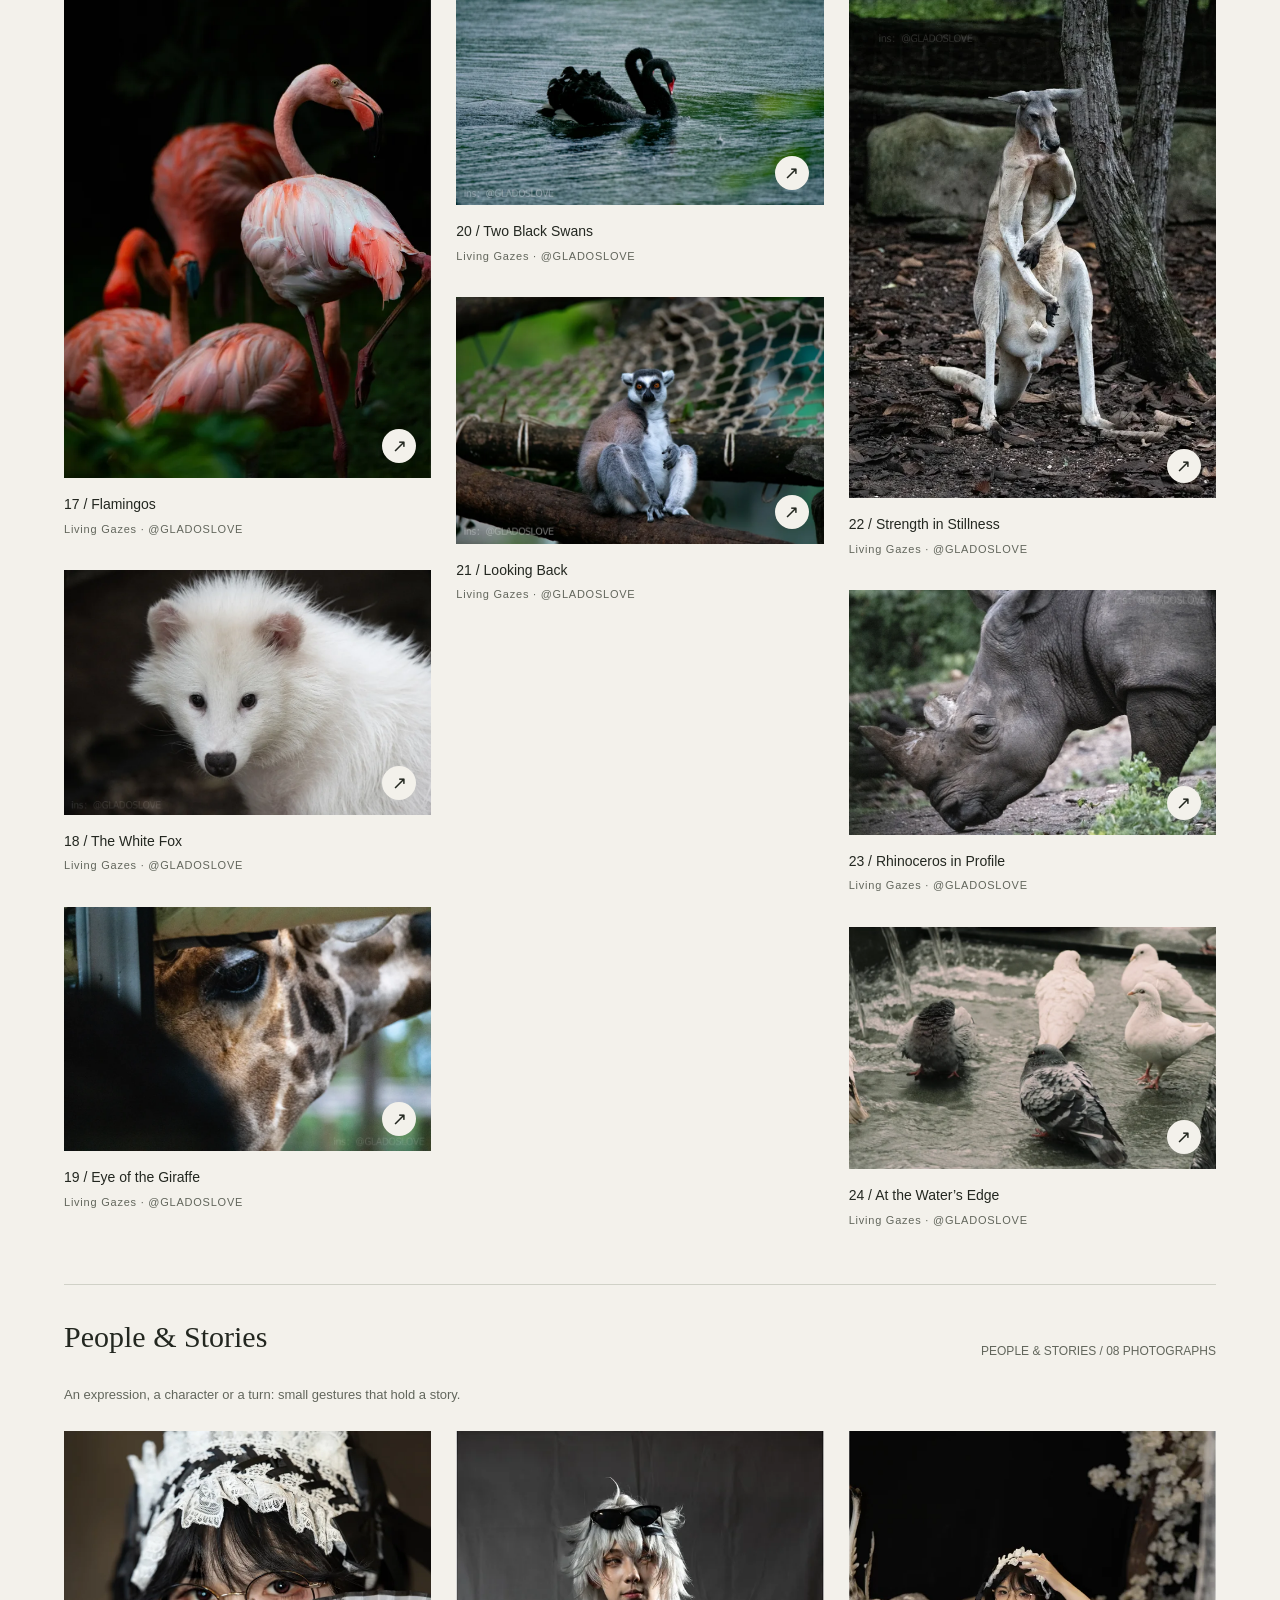
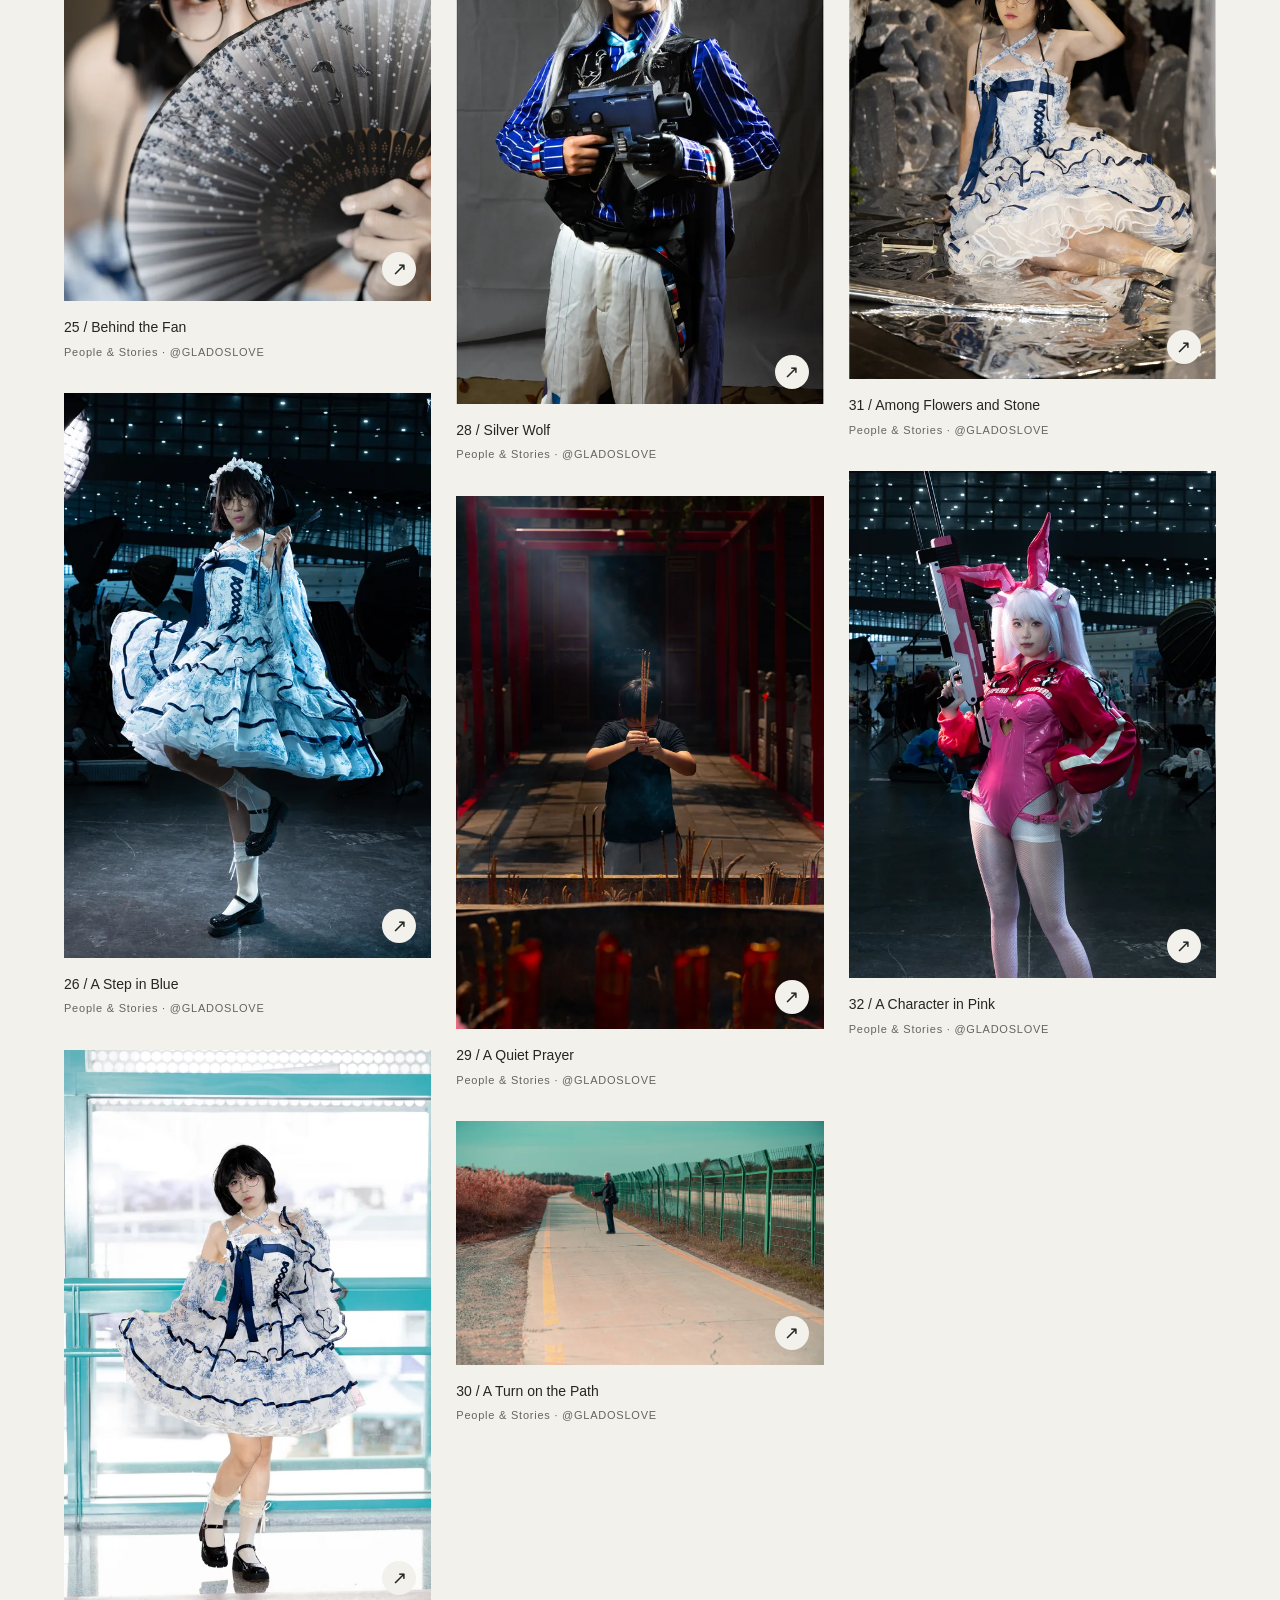
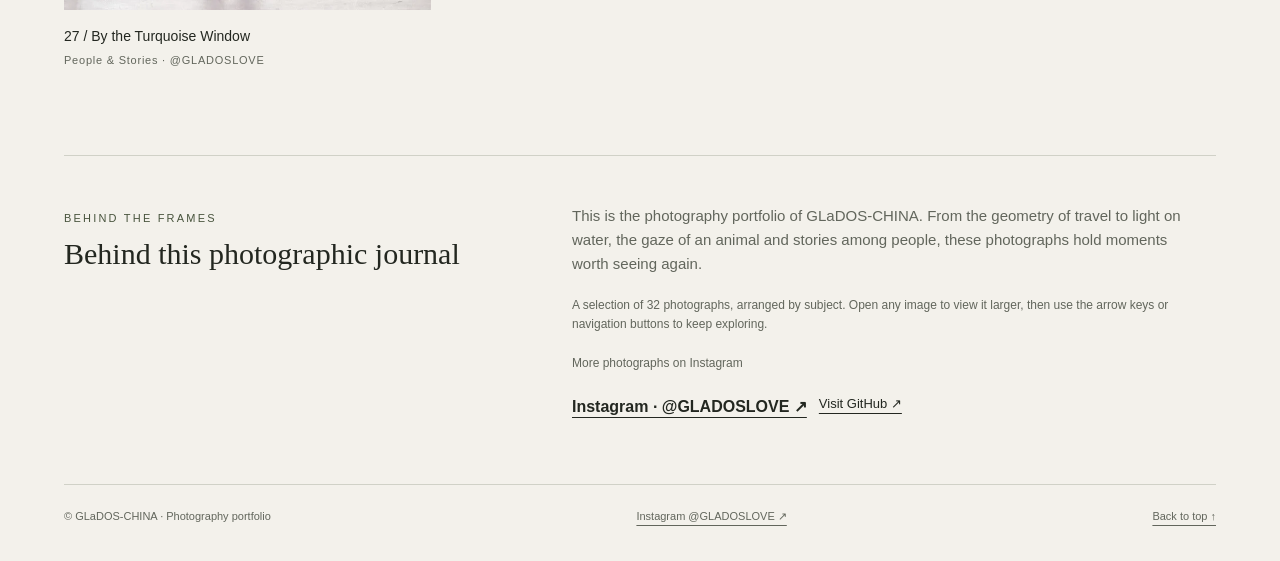
<file: en.html>
<!doctype html><html lang="en"><head><meta charset="utf-8"><meta name="viewport" content="width=device-width,initial-scale=1"><meta name="color-scheme" content="light"><meta name="description" content="A portfolio of 32 photographs by GLaDOS-CHINA, exploring travel, nature, animals and portraits. Instagram: @GLADOSLOVE."><title>GLaDOS-CHINA · Moments of Light</title><link rel="stylesheet" href="assets/styles.css"><link rel="canonical" href="https://glados-china.github.io/en.html"><link rel="alternate" hreflang="zh-Hant" href="https://glados-china.github.io/"><link rel="alternate" hreflang="en" href="https://glados-china.github.io/en.html"><script src="assets/gallery.js" defer></script></head><body><a class="skip" href="#main">Skip to main content</a><div class="wrap"><header><a class="brand" href="en.html">GLaDOS-CHINA / PHOTO</a><div class="header-tools"><nav aria-label="Main navigation"><a href="#works">Work</a><a href="#about">About</a><a href="https://www.instagram.com/gladoslove/" target="_blank" rel="noopener noreferrer">@GLADOSLOVE ↗</a></nav><div class="languages" role="group" aria-label="Choose language"><a href="index.html" lang="zh-Hant" hreflang="zh-Hant" >中文</a><span aria-hidden="true">/</span><a href="en.html" lang="en" hreflang="en" aria-current="page">English</a></div></div></header><main id="main"><section class="intro" aria-labelledby="title"><div><span class="eyebrow">A photographic journal</span><h1 id="title">Moments of light.<br>Echoes of the everyday.</h1></div><p>Between journeys, nature and people,<br>collecting moments as the light passes.<br><br>32 photographs. Four ways of seeing.</p></section><section id="works" aria-label="Photography gallery"><div class="filters" role="group" aria-label="Filter by subject"><button type="button" data-filter="all" aria-pressed="true">All work · 32</button><button type="button" data-filter="travel" aria-pressed="false">Transit & Form · 8</button><button type="button" data-filter="nature" aria-pressed="false">Light & Nature · 8</button><button type="button" data-filter="life" aria-pressed="false">Living Gazes · 8</button><button type="button" data-filter="people" aria-pressed="false">People & Stories · 8</button><p class="work-count" role="status" aria-live="polite">Showing all 32 photographs</p></div><figure class="hero" data-category="travel"><button class="open" type="button" data-full="assets/photos/railway.webp" data-title="Passing Lines" data-desc="A passing train, an elevated railway and blue sky form intersecting lines." data-crop="--ratio:1.50150150;--iw:100.00000000%;--ih:100.00000000%;--left:0.00000000%;--top:0.00000000%" aria-label="View photograph: Passing Lines"><span class="photo-frame" style="--ratio:1.50150150;--iw:100.00000000%;--ih:100.00000000%;--left:0.00000000%;--top:0.00000000%"><img src="assets/photos/railway.webp" alt="A passing train, an elevated railway and blue sky form intersecting lines." width="2000" height="1332" fetchpriority="high" decoding="async"></span></button><figcaption class="caption"><span>01 / Passing Lines</span><span>Transit &amp; Form · @GLADOSLOVE</span></figcaption></figure><section class="collection" data-group="travel" aria-labelledby="travel-title"><div class="section-head"><h2 id="travel-title">Transit & Form</h2><p>TRANSIT & FORM / 08 PHOTOGRAPHS · includes the featured image above</p></div><p class="group-intro">Beyond the window, the city finds its rhythm in lines, colours and structures.</p><div class="gallery"><figure class="work" data-category="travel"><button class="open" type="button" data-full="assets/photos/baggage-cart.webp" data-title="Baggage Cart" data-desc="A yellow airport tug pulls baggage covered in green canvas." data-crop="--ratio:1.56006240;--iw:100.00000000%;--ih:100.00000000%;--left:0.00000000%;--top:0.00000000%" aria-label="View photograph: Baggage Cart"><span class="photo-frame" style="--ratio:1.56006240;--iw:100.00000000%;--ih:100.00000000%;--left:0.00000000%;--top:0.00000000%"><img src="assets/photos/baggage-cart-thumb.webp" alt="A yellow airport tug pulls baggage covered in green canvas." width="900" height="577" loading="lazy" decoding="async"></span></button><figcaption class=""><span>02 / Baggage Cart</span><small>Transit &amp; Form · @GLADOSLOVE</small></figcaption></figure><figure class="work" data-category="travel"><button class="open" type="button" data-full="assets/photos/bridge-rhythm.webp" data-title="Rhythm of the Bridge" data-desc="Bridge piers, arches and reflections repeat across the water." data-crop="--ratio:1.50037509;--iw:100.00000000%;--ih:100.00000000%;--left:0.00000000%;--top:0.00000000%" aria-label="View photograph: Rhythm of the Bridge"><span class="photo-frame" style="--ratio:1.50037509;--iw:100.00000000%;--ih:100.00000000%;--left:0.00000000%;--top:0.00000000%"><img src="assets/photos/bridge-rhythm-thumb.webp" alt="Bridge piers, arches and reflections repeat across the water." width="900" height="600" loading="lazy" decoding="async"></span></button><figcaption class=""><span>03 / Rhythm of the Bridge</span><small>Transit &amp; Form · @GLADOSLOVE</small></figcaption></figure><figure class="work" data-category="travel"><button class="open" type="button" data-full="assets/photos/airport-roof.webp" data-title="Under the Airport Roof" data-desc="Lights and metal structures cross beneath a deep blue roof." data-crop="--ratio:0.66750000;--iw:105.84269663%;--ih:100.00000000%;--left:-2.92134831%;--top:0.00000000%" aria-label="View photograph: Under the Airport Roof"><span class="photo-frame" style="--ratio:0.66750000;--iw:105.84269663%;--ih:100.00000000%;--left:-2.92134831%;--top:0.00000000%"><img src="assets/photos/airport-roof-thumb.webp" alt="Lights and metal structures cross beneath a deep blue roof." width="636" height="900" loading="lazy" decoding="async"></span></button><figcaption class=""><span>04 / Under the Airport Roof</span><small>Transit &amp; Form · @GLADOSLOVE</small></figcaption></figure><figure class="work" data-category="travel"><button class="open" type="button" data-full="assets/photos/train-window.webp" data-title="City Through a Train Window" data-desc="Mist softens the distant city beyond the train window." data-crop="--ratio:1.71673820;--iw:100.00000000%;--ih:121.28755365%;--left:0.00000000%;--top:-10.64377682%" aria-label="View photograph: City Through a Train Window"><span class="photo-frame" style="--ratio:1.71673820;--iw:100.00000000%;--ih:121.28755365%;--left:0.00000000%;--top:-10.64377682%"><img src="assets/photos/train-window-thumb.webp" alt="Mist softens the distant city beyond the train window." width="900" height="636" loading="lazy" decoding="async"></span></button><figcaption class=""><span>05 / City Through a Train Window</span><small>Transit &amp; Form · @GLADOSLOVE</small></figcaption></figure><figure class="work" data-category="travel"><button class="open" type="button" data-full="assets/photos/chimney.webp" data-title="Chimney in Colour" data-desc="A striped chimney and white smoke rise above a colourful roof." data-crop="--ratio:0.66850000;--iw:105.68436799%;--ih:100.00000000%;--left:-2.84218399%;--top:0.00000000%" aria-label="View photograph: Chimney in Colour"><span class="photo-frame" style="--ratio:0.66850000;--iw:105.68436799%;--ih:100.00000000%;--left:-2.84218399%;--top:0.00000000%"><img src="assets/photos/chimney-thumb.webp" alt="A striped chimney and white smoke rise above a colourful roof." width="636" height="900" loading="lazy" decoding="async"></span></button><figcaption class=""><span>06 / Chimney in Colour</span><small>Transit &amp; Form · @GLADOSLOVE</small></figcaption></figure><figure class="work" data-category="travel"><button class="open" type="button" data-full="assets/photos/airport-escalator.webp" data-title="Towards the Light" data-desc="An airport escalator rises towards bright windows beneath a blue roof." data-crop="--ratio:0.65900000;--iw:107.20789074%;--ih:100.00000000%;--left:-3.56600910%;--top:0.00000000%" aria-label="View photograph: Towards the Light"><span class="photo-frame" style="--ratio:0.65900000;--iw:107.20789074%;--ih:100.00000000%;--left:-3.56600910%;--top:0.00000000%"><img src="assets/photos/airport-escalator-thumb.webp" alt="An airport escalator rises towards bright windows beneath a blue roof." width="636" height="900" loading="lazy" decoding="async"></span></button><figcaption class=""><span>07 / Towards the Light</span><small>Transit &amp; Form · @GLADOSLOVE</small></figcaption></figure><figure class="work" data-category="travel"><button class="open" type="button" data-full="assets/photos/temple-gate.webp" data-title="The Brickwork Gate" data-desc="Layers of patterned brickwork surround a dark arched doorway." data-crop="--ratio:1.50375940;--iw:100.00000000%;--ih:106.24060150%;--left:0.00000000%;--top:-3.15789474%" aria-label="View photograph: The Brickwork Gate"><span class="photo-frame" style="--ratio:1.50375940;--iw:100.00000000%;--ih:106.24060150%;--left:0.00000000%;--top:-3.15789474%"><img src="assets/photos/temple-gate-thumb.webp" alt="Layers of patterned brickwork surround a dark arched doorway." width="900" height="636" loading="lazy" decoding="async"></span></button><figcaption class=""><span>08 / The Brickwork Gate</span><small>Transit &amp; Form · @GLADOSLOVE</small></figcaption></figure></div></section><section class="collection" data-group="nature" aria-labelledby="nature-title"><div class="section-head"><h2 id="nature-title">Light & Nature</h2><p>LIGHT & NATURE / 08 PHOTOGRAPHS</p></div><p class="group-intro">Sunsets, reflections and ripples give familiar landscapes a different expression.</p><div class="gallery"><figure class="work" data-category="nature"><button class="open" type="button" data-full="assets/photos/sunset-fishing.webp" data-title="Fishing at Sunset" data-desc="A lone angler is silhouetted against a glowing sea and sunset." data-crop="--ratio:0.86000000;--iw:100.00000000%;--ih:100.00000000%;--left:0.00000000%;--top:0.00000000%" aria-label="View photograph: Fishing at Sunset"><span class="photo-frame" style="--ratio:0.86000000;--iw:100.00000000%;--ih:100.00000000%;--left:0.00000000%;--top:0.00000000%"><img src="assets/photos/sunset-fishing-thumb.webp" alt="A lone angler is silhouetted against a glowing sea and sunset." width="774" height="900" loading="lazy" decoding="async"></span></button><figcaption class=""><span>09 / Fishing at Sunset</span><small>Light &amp; Nature · @GLADOSLOVE</small></figcaption></figure><figure class="work" data-category="nature"><button class="open" type="button" data-full="assets/photos/cloud-reflection.webp" data-title="Reflected Clouds" data-desc="Evening clouds and city buildings appear in the water below." data-crop="--ratio:0.73400000;--iw:100.00000000%;--ih:100.00000000%;--left:0.00000000%;--top:0.00000000%" aria-label="View photograph: Reflected Clouds"><span class="photo-frame" style="--ratio:0.73400000;--iw:100.00000000%;--ih:100.00000000%;--left:0.00000000%;--top:0.00000000%"><img src="assets/photos/cloud-reflection-thumb.webp" alt="Evening clouds and city buildings appear in the water below." width="661" height="900" loading="lazy" decoding="async"></span></button><figcaption class=""><span>10 / Reflected Clouds</span><small>Light &amp; Nature · @GLADOSLOVE</small></figcaption></figure><figure class="work" data-category="nature"><button class="open" type="button" data-full="assets/photos/underwater.webp" data-title="Beneath the Surface" data-desc="Moving ripples redraw the starfish and stones in shallow water." data-crop="--ratio:1.56006240;--iw:100.00000000%;--ih:100.00000000%;--left:0.00000000%;--top:0.00000000%" aria-label="View photograph: Beneath the Surface"><span class="photo-frame" style="--ratio:1.56006240;--iw:100.00000000%;--ih:100.00000000%;--left:0.00000000%;--top:0.00000000%"><img src="assets/photos/underwater-thumb.webp" alt="Moving ripples redraw the starfish and stones in shallow water." width="900" height="577" loading="lazy" decoding="async"></span></button><figcaption class=""><span>11 / Beneath the Surface</span><small>Light &amp; Nature · @GLADOSLOVE</small></figcaption></figure><figure class="work" data-category="nature"><button class="open" type="button" data-full="assets/photos/lake-poles.webp" data-title="Lines on the Lake" data-desc="Slender poles and wires trace a quiet composition across the lake." data-crop="--ratio:0.66750000;--iw:105.84269663%;--ih:100.00000000%;--left:-2.92134831%;--top:0.00000000%" aria-label="View photograph: Lines on the Lake"><span class="photo-frame" style="--ratio:0.66750000;--iw:105.84269663%;--ih:100.00000000%;--left:-2.92134831%;--top:0.00000000%"><img src="assets/photos/lake-poles-thumb.webp" alt="Slender poles and wires trace a quiet composition across the lake." width="636" height="900" loading="lazy" decoding="async"></span></button><figcaption class=""><span>12 / Lines on the Lake</span><small>Light &amp; Nature · @GLADOSLOVE</small></figcaption></figure><figure class="work" data-category="nature"><button class="open" type="button" data-full="assets/photos/meadow-motion.webp" data-title="Meadow in Motion" data-desc="Soft green and pale bands turn the landscape into an abstraction." data-crop="--ratio:0.66750000;--iw:105.84269663%;--ih:100.00000000%;--left:-2.99625468%;--top:0.00000000%" aria-label="View photograph: Meadow in Motion"><span class="photo-frame" style="--ratio:0.66750000;--iw:105.84269663%;--ih:100.00000000%;--left:-2.99625468%;--top:0.00000000%"><img src="assets/photos/meadow-motion-thumb.webp" alt="Soft green and pale bands turn the landscape into an abstraction." width="636" height="900" loading="lazy" decoding="async"></span></button><figcaption class=""><span>13 / Meadow in Motion</span><small>Light &amp; Nature · @GLADOSLOVE</small></figcaption></figure><figure class="work" data-category="nature"><button class="open" type="button" data-full="assets/photos/frangipani.webp" data-title="Frangipani in the Shade" data-desc="A white frangipani flower catches the light among dark leaves." data-crop="--ratio:0.70100000;--iw:100.78459344%;--ih:100.00000000%;--left:-0.35663338%;--top:0.00000000%" aria-label="View photograph: Frangipani in the Shade"><span class="photo-frame" style="--ratio:0.70100000;--iw:100.78459344%;--ih:100.00000000%;--left:-0.35663338%;--top:0.00000000%"><img src="assets/photos/frangipani-thumb.webp" alt="A white frangipani flower catches the light among dark leaves." width="636" height="900" loading="lazy" decoding="async"></span></button><figcaption class=""><span>14 / Frangipani in the Shade</span><small>Light &amp; Nature · @GLADOSLOVE</small></figcaption></figure><figure class="work" data-category="nature"><button class="open" type="button" data-full="assets/photos/pool-ripples.webp" data-title="Woven Light" data-desc="Blue ripples and a tiled pool floor weave a fine pattern of light." data-crop="--ratio:0.66850000;--iw:105.68436799%;--ih:100.00000000%;--left:-2.91697831%;--top:0.00000000%" aria-label="View photograph: Woven Light"><span class="photo-frame" style="--ratio:0.66850000;--iw:105.68436799%;--ih:100.00000000%;--left:-2.91697831%;--top:0.00000000%"><img src="assets/photos/pool-ripples-thumb.webp" alt="Blue ripples and a tiled pool floor weave a fine pattern of light." width="636" height="900" loading="lazy" decoding="async"></span></button><figcaption class=""><span>15 / Woven Light</span><small>Light &amp; Nature · @GLADOSLOVE</small></figcaption></figure><figure class="work" data-category="nature"><button class="open" type="button" data-full="assets/photos/reeds.webp" data-title="Among the Reeds" data-desc="Backlit reeds and distant figures form soft, textured layers." data-crop="--ratio:1.50000000;--iw:100.00000000%;--ih:100.00000000%;--left:0.00000000%;--top:0.00000000%" aria-label="View photograph: Among the Reeds"><span class="photo-frame" style="--ratio:1.50000000;--iw:100.00000000%;--ih:100.00000000%;--left:0.00000000%;--top:0.00000000%"><img src="assets/photos/reeds-thumb.webp" alt="Backlit reeds and distant figures form soft, textured layers." width="900" height="600" loading="lazy" decoding="async"></span></button><figcaption class=""><span>16 / Among the Reeds</span><small>Light &amp; Nature · @GLADOSLOVE</small></figcaption></figure></div></section><section class="collection" data-group="life" aria-labelledby="life-title"><div class="section-head"><h2 id="life-title">Living Gazes</h2><p>LIVING GAZES / 08 PHOTOGRAPHS</p></div><p class="group-intro">Through eyes, feathers and gestures, a moment of closeness to another life.</p><div class="gallery"><figure class="work" data-category="life"><button class="open" type="button" data-full="assets/photos/flamingos.webp" data-title="Flamingos" data-desc="Pink feathers and curved necks echo against a dark background." data-crop="--ratio:0.71100000;--iw:100.00000000%;--ih:100.00000000%;--left:0.00000000%;--top:0.00000000%" aria-label="View photograph: Flamingos"><span class="photo-frame" style="--ratio:0.71100000;--iw:100.00000000%;--ih:100.00000000%;--left:0.00000000%;--top:0.00000000%"><img src="assets/photos/flamingos-thumb.webp" alt="Pink feathers and curved necks echo against a dark background." width="640" height="900" loading="lazy" decoding="async"></span></button><figcaption class=""><span>17 / Flamingos</span><small>Living Gazes · @GLADOSLOVE</small></figcaption></figure><figure class="work" data-category="life"><button class="open" type="button" data-full="assets/photos/white-fox.webp" data-title="The White Fox" data-desc="A close encounter with a white fox, its gaze and soft fur." data-crop="--ratio:1.50262960;--iw:100.00000000%;--ih:100.00000000%;--left:0.00000000%;--top:0.00000000%" aria-label="View photograph: The White Fox"><span class="photo-frame" style="--ratio:1.50262960;--iw:100.00000000%;--ih:100.00000000%;--left:0.00000000%;--top:0.00000000%"><img src="assets/photos/white-fox-thumb.webp" alt="A close encounter with a white fox, its gaze and soft fur." width="900" height="599" loading="lazy" decoding="async"></span></button><figcaption class=""><span>18 / The White Fox</span><small>Living Gazes · @GLADOSLOVE</small></figcaption></figure><figure class="work" data-category="life"><button class="open" type="button" data-full="assets/photos/giraffe.webp" data-title="Eye of the Giraffe" data-desc="A close study of a giraffe’s eye, eyelashes and patterned coat." data-crop="--ratio:1.50150150;--iw:100.00000000%;--ih:100.00000000%;--left:0.00000000%;--top:0.00000000%" aria-label="View photograph: Eye of the Giraffe"><span class="photo-frame" style="--ratio:1.50150150;--iw:100.00000000%;--ih:100.00000000%;--left:0.00000000%;--top:0.00000000%"><img src="assets/photos/giraffe-thumb.webp" alt="A close study of a giraffe’s eye, eyelashes and patterned coat." width="900" height="599" loading="lazy" decoding="async"></span></button><figcaption class=""><span>19 / Eye of the Giraffe</span><small>Living Gazes · @GLADOSLOVE</small></figcaption></figure><figure class="work" data-category="life"><button class="open" type="button" data-full="assets/photos/black-swans.webp" data-title="Two Black Swans" data-desc="Two black swans glide through green reflections on the water." data-crop="--ratio:1.50602410;--iw:100.00000000%;--ih:100.00000000%;--left:0.00000000%;--top:0.00000000%" aria-label="View photograph: Two Black Swans"><span class="photo-frame" style="--ratio:1.50602410;--iw:100.00000000%;--ih:100.00000000%;--left:0.00000000%;--top:0.00000000%"><img src="assets/photos/black-swans-thumb.webp" alt="Two black swans glide through green reflections on the water." width="900" height="598" loading="lazy" decoding="async"></span></button><figcaption class=""><span>20 / Two Black Swans</span><small>Living Gazes · @GLADOSLOVE</small></figcaption></figure><figure class="work" data-category="life"><button class="open" type="button" data-full="assets/photos/lemur.webp" data-title="Looking Back" data-desc="An animal looks towards the camera among branches and tree trunks." data-crop="--ratio:1.48920328;--iw:100.00000000%;--ih:100.00000000%;--left:0.00000000%;--top:0.00000000%" aria-label="View photograph: Looking Back"><span class="photo-frame" style="--ratio:1.48920328;--iw:100.00000000%;--ih:100.00000000%;--left:0.00000000%;--top:0.00000000%"><img src="assets/photos/lemur-thumb.webp" alt="An animal looks towards the camera among branches and tree trunks." width="900" height="604" loading="lazy" decoding="async"></span></button><figcaption class=""><span>21 / Looking Back</span><small>Living Gazes · @GLADOSLOVE</small></figcaption></figure><figure class="work" data-category="life"><button class="open" type="button" data-full="assets/photos/kangaroo.webp" data-title="Strength in Stillness" data-desc="A standing kangaroo reveals muscular lines in a quiet pose." data-crop="--ratio:0.68450000;--iw:100.00000000%;--ih:100.00000000%;--left:0.00000000%;--top:0.00000000%" aria-label="View photograph: Strength in Stillness"><span class="photo-frame" style="--ratio:0.68450000;--iw:100.00000000%;--ih:100.00000000%;--left:0.00000000%;--top:0.00000000%"><img src="assets/photos/kangaroo-thumb.webp" alt="A standing kangaroo reveals muscular lines in a quiet pose." width="616" height="900" loading="lazy" decoding="async"></span></button><figcaption class=""><span>22 / Strength in Stillness</span><small>Living Gazes · @GLADOSLOVE</small></figcaption></figure><figure class="work" data-category="life"><button class="open" type="button" data-full="assets/photos/rhino.webp" data-title="Rhinoceros in Profile" data-desc="Soft light reveals the contours and textured skin of a rhinoceros." data-crop="--ratio:1.50150150;--iw:100.00000000%;--ih:100.00000000%;--left:0.00000000%;--top:0.00000000%" aria-label="View photograph: Rhinoceros in Profile"><span class="photo-frame" style="--ratio:1.50150150;--iw:100.00000000%;--ih:100.00000000%;--left:0.00000000%;--top:0.00000000%"><img src="assets/photos/rhino-thumb.webp" alt="Soft light reveals the contours and textured skin of a rhinoceros." width="900" height="599" loading="lazy" decoding="async"></span></button><figcaption class=""><span>23 / Rhinoceros in Profile</span><small>Living Gazes · @GLADOSLOVE</small></figcaption></figure><figure class="work" data-category="life"><button class="open" type="button" data-full="assets/photos/pigeons.webp" data-title="At the Water’s Edge" data-desc="Pigeons gather in shallow water, their pale and dark feathers contrasting." data-crop="--ratio:1.51400454;--iw:100.00000000%;--ih:106.96442089%;--left:0.00000000%;--top:-3.48221045%" aria-label="View photograph: At the Water’s Edge"><span class="photo-frame" style="--ratio:1.51400454;--iw:100.00000000%;--ih:106.96442089%;--left:0.00000000%;--top:-3.48221045%"><img src="assets/photos/pigeons-thumb.webp" alt="Pigeons gather in shallow water, their pale and dark feathers contrasting." width="900" height="636" loading="lazy" decoding="async"></span></button><figcaption class=""><span>24 / At the Water’s Edge</span><small>Living Gazes · @GLADOSLOVE</small></figcaption></figure></div></section><section class="collection" data-group="people" aria-labelledby="people-title"><div class="section-head"><h2 id="people-title">People & Stories</h2><p>PEOPLE & STORIES / 08 PHOTOGRAPHS</p></div><p class="group-intro">An expression, a character or a turn: small gestures that hold a story.</p><div class="gallery"><figure class="work" data-category="people"><button class="open" type="button" data-full="assets/photos/folding-fan.webp" data-title="Behind the Fan" data-desc="A gaze meets the camera above the edge of a black folding fan." data-crop="--ratio:0.78100000;--iw:100.00000000%;--ih:100.00000000%;--left:0.00000000%;--top:0.00000000%" aria-label="View photograph: Behind the Fan"><span class="photo-frame" style="--ratio:0.78100000;--iw:100.00000000%;--ih:100.00000000%;--left:0.00000000%;--top:0.00000000%"><img src="assets/photos/folding-fan-thumb.webp" alt="A gaze meets the camera above the edge of a black folding fan." width="703" height="900" loading="lazy" decoding="async"></span></button><figcaption class=""><span>25 / Behind the Fan</span><small>People &amp; Stories · @GLADOSLOVE</small></figcaption></figure><figure class="work" data-category="people"><button class="open" type="button" data-full="assets/photos/blue-dress.webp" data-title="A Step in Blue" data-desc="A lifted foot and a blue-and-white dress suggest a light dance step." data-crop="--ratio:0.65050000;--iw:100.00000000%;--ih:100.00000000%;--left:0.00000000%;--top:0.00000000%" aria-label="View photograph: A Step in Blue"><span class="photo-frame" style="--ratio:0.65050000;--iw:100.00000000%;--ih:100.00000000%;--left:0.00000000%;--top:0.00000000%"><img src="assets/photos/blue-dress-thumb.webp" alt="A lifted foot and a blue-and-white dress suggest a light dance step." width="585" height="900" loading="lazy" decoding="async"></span></button><figcaption class=""><span>26 / A Step in Blue</span><small>People &amp; Stories · @GLADOSLOVE</small></figcaption></figure><figure class="work" data-category="people"><button class="open" type="button" data-full="assets/photos/window-portrait.webp" data-title="By the Turquoise Window" data-desc="A portrait in blue and white, framed by a bright turquoise window." data-crop="--ratio:0.65600000;--iw:100.00000000%;--ih:100.00000000%;--left:0.00000000%;--top:0.00000000%" aria-label="View photograph: By the Turquoise Window"><span class="photo-frame" style="--ratio:0.65600000;--iw:100.00000000%;--ih:100.00000000%;--left:0.00000000%;--top:0.00000000%"><img src="assets/photos/window-portrait-thumb.webp" alt="A portrait in blue and white, framed by a bright turquoise window." width="590" height="900" loading="lazy" decoding="async"></span></button><figcaption class=""><span>27 / By the Turquoise Window</span><small>People &amp; Stories · @GLADOSLOVE</small></figcaption></figure><figure class="work" data-category="people"><button class="open" type="button" data-full="assets/photos/cosplay.webp" data-title="Silver Wolf" data-desc="Silver hair and blue clothing stand out against a grey backdrop." data-crop="--ratio:0.64150000;--iw:110.13250195%;--ih:100.00000000%;--left:-5.06625097%;--top:0.00000000%" aria-label="View photograph: Silver Wolf"><span class="photo-frame" style="--ratio:0.64150000;--iw:110.13250195%;--ih:100.00000000%;--left:-5.06625097%;--top:0.00000000%"><img src="assets/photos/cosplay-thumb.webp" alt="Silver hair and blue clothing stand out against a grey backdrop." width="636" height="900" loading="lazy" decoding="async"></span></button><figcaption class=""><span>28 / Silver Wolf</span><small>People &amp; Stories · @GLADOSLOVE</small></figcaption></figure><figure class="work" data-category="people"><button class="open" type="button" data-full="assets/photos/prayer.webp" data-title="A Quiet Prayer" data-desc="Hands meet in prayer within the red corridors of a temple." data-crop="--ratio:0.68850000;--iw:100.00000000%;--ih:100.00000000%;--left:0.00000000%;--top:0.00000000%" aria-label="View photograph: A Quiet Prayer"><span class="photo-frame" style="--ratio:0.68850000;--iw:100.00000000%;--ih:100.00000000%;--left:0.00000000%;--top:0.00000000%"><img src="assets/photos/prayer-thumb.webp" alt="Hands meet in prayer within the red corridors of a temple." width="620" height="900" loading="lazy" decoding="async"></span></button><figcaption class=""><span>29 / A Quiet Prayer</span><small>People &amp; Stories · @GLADOSLOVE</small></figcaption></figure><figure class="work" data-category="people"><button class="open" type="button" data-full="assets/photos/looking-back.webp" data-title="A Turn on the Path" data-desc="A distant figure turns back along a path beside a green fence." data-crop="--ratio:1.50715901;--iw:100.00000000%;--ih:100.00000000%;--left:0.00000000%;--top:0.00000000%" aria-label="View photograph: A Turn on the Path"><span class="photo-frame" style="--ratio:1.50715901;--iw:100.00000000%;--ih:100.00000000%;--left:0.00000000%;--top:0.00000000%"><img src="assets/photos/looking-back-thumb.webp" alt="A distant figure turns back along a path beside a green fence." width="900" height="597" loading="lazy" decoding="async"></span></button><figcaption class=""><span>30 / A Turn on the Path</span><small>People &amp; Stories · @GLADOSLOVE</small></figcaption></figure><figure class="work" data-category="people"><button class="open" type="button" data-full="assets/photos/seated-portrait.webp" data-title="Among Flowers and Stone" data-desc="A seated figure in blue and white rests among flowers and stone steps." data-crop="--ratio:0.67000000;--iw:105.44776119%;--ih:100.00000000%;--left:-2.76119403%;--top:0.00000000%" aria-label="View photograph: Among Flowers and Stone"><span class="photo-frame" style="--ratio:0.67000000;--iw:105.44776119%;--ih:100.00000000%;--left:-2.76119403%;--top:0.00000000%"><img src="assets/photos/seated-portrait-thumb.webp" alt="A seated figure in blue and white rests among flowers and stone steps." width="636" height="900" loading="lazy" decoding="async"></span></button><figcaption class=""><span>31 / Among Flowers and Stone</span><small>People &amp; Stories · @GLADOSLOVE</small></figcaption></figure><figure class="work" data-category="people"><button class="open" type="button" data-full="assets/photos/pink-costume.webp" data-title="A Character in Pink" data-desc="A pink costume brings vivid colour to a dark exhibition setting." data-crop="--ratio:0.72450000;--iw:100.00000000%;--ih:100.00000000%;--left:0.00000000%;--top:0.00000000%" aria-label="View photograph: A Character in Pink"><span class="photo-frame" style="--ratio:0.72450000;--iw:100.00000000%;--ih:100.00000000%;--left:0.00000000%;--top:0.00000000%"><img src="assets/photos/pink-costume-thumb.webp" alt="A pink costume brings vivid colour to a dark exhibition setting." width="652" height="900" loading="lazy" decoding="async"></span></button><figcaption class=""><span>32 / A Character in Pink</span><small>People &amp; Stories · @GLADOSLOVE</small></figcaption></figure></div></section></section><section class="about" id="about" aria-labelledby="about-title"><div><span class="eyebrow">Behind the frames</span><h2 id="about-title">Behind this photographic journal</h2></div><div><p>This is the photography portfolio of GLaDOS-CHINA. From the geometry of travel to light on water, the gaze of an animal and stories among people, these photographs hold moments worth seeing again.</p><p class="note">A selection of 32 photographs, arranged by subject. Open any image to view it larger, then use the arrow keys or navigation buttons to keep exploring.</p><p class="note">More photographs on Instagram</p><div class="contact"><a class="instagram" href="https://www.instagram.com/gladoslove/" target="_blank" rel="noopener noreferrer">Instagram · @GLADOSLOVE ↗</a><a href="https://github.com/GLaDOS-CHINA" target="_blank" rel="noopener noreferrer">Visit GitHub ↗</a></div></div></section></main><footer><span>© GLaDOS-CHINA · Photography portfolio</span><a href="https://www.instagram.com/gladoslove/" target="_blank" rel="noopener noreferrer">Instagram @GLADOSLOVE ↗</a><a href="#title">Back to top ↑</a></footer></div><dialog aria-label="Photograph viewer"><button type="button" id="close" autofocus>Close ×</button><div id="large-frame" class="photo-frame"><img id="large" alt=""></div><p id="viewer-error" class="viewer-error" hidden></p><p id="large-caption"></p><div class="viewer-nav"><button id="prev" type="button" aria-label="Previous photograph">← Previous</button><span id="position" aria-live="polite"></span><button id="next" type="button" aria-label="Next photograph">Next →</button></div></dialog></body></html>
</file>
<file: assets/styles.css>
:root{--paper:#f3f1eb;--ink:#232720;--muted:#62665c;--line:#d0d1c7;--accent:#48543d}
*{box-sizing:border-box}html{scroll-behavior:smooth;scroll-padding-top:24px}body{margin:0;background:var(--paper);color:var(--ink);font-family:Arial,"PingFang SC","Microsoft YaHei",sans-serif;line-height:1.6}a{color:inherit;text-underline-offset:5px}button{font:inherit;color:inherit}a:focus-visible,button:focus-visible{outline:3px solid var(--accent);outline-offset:6px}.skip{position:absolute;left:16px;top:-80px;background:white;padding:10px;z-index:5}.skip:focus{top:10px}.wrap{width:min(1280px,90%);margin:auto}header{padding:27px 0;border-bottom:1px solid var(--line);display:flex;align-items:center;justify-content:space-between;gap:24px}.brand{text-decoration:none;font-size:14px;letter-spacing:.13em;font-weight:700}nav{display:flex;gap:28px;font-size:13px}nav a{text-decoration:none}nav a:hover{text-decoration:underline}.intro{display:grid;grid-template-columns:1.5fr 1fr;gap:40px;align-items:end;padding:65px 0 38px}.eyebrow{font-size:11px;letter-spacing:.2em;text-transform:uppercase;color:var(--accent)}h1{font-family:Georgia,"Songti SC",SimSun,serif;font-size:clamp(48px,7.5vw,98px);font-weight:400;line-height:1.15;letter-spacing:-.045em;margin:18px 0 0}.intro p{max-width:340px;margin:0 0 6px auto;color:var(--muted);font-size:14px}.hero{margin:0}.hero .open{aspect-ratio:2.15}.open{display:block;position:relative;border:0;padding:0;width:100%;background:#d9ded4;cursor:zoom-in;overflow:hidden}.open img{width:100%;height:100%;object-fit:cover;display:block;transition:transform .6s}.open:hover img{transform:scale(1.025)}.open:after{content:"↗";position:absolute;right:15px;bottom:15px;background:var(--paper);width:34px;height:34px;border-radius:50%;line-height:34px;font-size:18px}.caption{display:flex;justify-content:space-between;gap:16px;font-size:12px;color:var(--muted);padding-top:12px}.section-head{display:flex;align-items:end;justify-content:space-between;gap:20px;padding:75px 0 24px}h2{font-family:Georgia,"Songti SC",SimSun,serif;font-size:32px;font-weight:400;margin:0}.section-head p{font-size:12px;color:var(--muted);margin:0}.gallery{display:grid;grid-template-columns:repeat(3,minmax(0,1fr));gap:34px 24px}.gallery figure{margin:0}.gallery .open{aspect-ratio:4/5}.gallery figure:nth-child(2) .open{aspect-ratio:4/3}.gallery figure:nth-child(2){padding-top:65px}.gallery figure:nth-child(3){padding-top:130px}.gallery figcaption{padding-top:15px;font-size:14px}.gallery small{display:block;font-size:11px;color:var(--muted);letter-spacing:.07em;margin-top:5px}.about{display:grid;grid-template-columns:1fr 1.4fr;gap:48px;border-top:1px solid var(--line);margin-top:85px;padding:48px 0 65px}.about p{max-width:620px;font-size:15px;color:var(--muted);margin:0 0 20px}.contact{display:flex;gap:12px;flex-wrap:wrap}.contact a{font-size:13px}.note{font-size:12px!important}footer{border-top:1px solid var(--line);padding:23px 0 35px;display:flex;justify-content:space-between;gap:20px;font-size:11px;color:var(--muted)}dialog{width:min(1120px,96vw);max-height:94vh;background:var(--paper);border:0;padding:48px 18px 18px;color:var(--ink)}dialog::backdrop{background:rgb(12 17 12 / .9)}dialog img{display:block;width:100%;height:min(70vh,760px);object-fit:contain}dialog p{margin:12px 8px 0;font-size:13px}dialog button{position:absolute;right:16px;top:10px;background:none;border:1px solid var(--line);padding:4px 12px;cursor:pointer}.failed{display:grid;place-items:center;min-height:180px;padding:30px;text-align:center;color:var(--muted)}.failed:after{display:none}
@media(max-width:700px){header{padding:22px 0}.brand{font-size:11px;letter-spacing:.06em}nav{gap:18px}.intro{grid-template-columns:1fr;padding:45px 0 28px;gap:25px}.intro p{margin:0;max-width:100%}.hero .open{aspect-ratio:4/3}.section-head{padding-top:50px}.gallery{grid-template-columns:1fr;gap:32px}.gallery figure:nth-child(n){padding-top:0}.gallery .open,.gallery figure:nth-child(2) .open{aspect-ratio:4/3}.about{grid-template-columns:1fr;gap:20px;margin-top:50px;padding:32px 0}.caption{font-size:11px}footer{flex-direction:column;gap:8px}h2{font-size:28px}}
@media(prefers-reduced-motion:reduce){html{scroll-behavior:auto}.open img{transition:none}}

.hero .open{aspect-ratio:auto}.hero .open img{height:auto}.open img{object-fit:contain}.open:hover img{transform:none}.gallery{display:block;columns:3;column-gap:25px}.gallery figure{break-inside:avoid;margin:0 0 32px;padding:0!important}.gallery .open,.gallery figure:nth-child(2) .open{aspect-ratio:auto}.gallery .open img{height:auto}.section-head{border-top:1px solid var(--line);margin-top:55px;padding-top:28px}.filters{display:flex;gap:10px;flex-wrap:wrap;margin:40px 0 25px}.filters button{border:1px solid var(--line);background:transparent;padding:9px 17px;border-radius:30px;cursor:pointer;font-size:13px}.filters button[aria-pressed=true]{background:var(--accent);color:#fff;border-color:var(--accent)}.group-intro{font-size:13px;color:var(--muted);margin:0 0 25px}.work-count{font-size:12px;color:var(--muted)}[hidden]{display:none!important}dialog .viewer-nav{position:static;display:flex;justify-content:space-between;gap:12px;margin:14px 8px 0}dialog .viewer-nav button{position:static;border:1px solid var(--line);background:transparent;min-width:65px;cursor:pointer}dialog .viewer-nav span{font-size:12px;padding:6px}body:has(dialog[open]){overflow:hidden}
@media(max-width:1000px){.gallery{columns:2}}@media(max-width:700px){.gallery{columns:1}.section-head{align-items:start;flex-direction:column;gap:8px;margin-top:35px}.intro{padding-bottom:20px}.filters{gap:8px;margin-top:25px}.filters button{padding:8px 12px}.caption{flex-wrap:wrap}dialog{padding-left:8px;padding-right:8px}}

header{flex-wrap:wrap}.header-tools{display:flex;flex-wrap:wrap;align-items:center;gap:25px}.languages{display:flex;gap:9px;font-size:12px;align-items:center}.languages a{text-decoration:none;color:var(--muted)}.languages a[aria-current=page]{color:var(--ink);text-decoration:underline;text-underline-offset:6px}.photo-frame{position:relative;display:block;width:100%;aspect-ratio:var(--ratio);overflow:hidden;background:#d9ded4}.open .photo-frame img,.hero .open .photo-frame img{position:absolute;width:var(--iw);height:var(--ih);max-width:none;left:var(--left);top:var(--top);object-fit:fill}.gallery figure,.hero{scroll-margin-top:20px}.work-count{flex-basis:100%;margin:0}.open .photo-frame{pointer-events:none}#large-frame{width:min(100%,calc(67vh * var(--ratio)));margin:auto;background:transparent}#large-frame img{position:absolute;width:var(--iw);height:var(--ih);max-width:none;left:var(--left);top:var(--top);object-fit:fill}.instagram{font-size:16px!important;font-weight:700}.about .contact{margin-top:16px}html[lang=en] h1{font-size:clamp(43px,5.5vw,76px);letter-spacing:-.04em}html[lang=en] h2{font-size:30px}dialog .viewer-error{color:#7e241b;text-align:center}.languages a:focus-visible{outline:3px solid var(--accent);outline-offset:4px}
@media(max-width:700px){header{align-items:flex-start;gap:14px}.header-tools{width:100%;justify-content:space-between;gap:12px}nav{gap:20px}.section-head{padding-top:24px}.languages{white-space:nowrap}html[lang=en] h1{font-size:45px}html[lang=en] .intro p{font-size:13px}dialog p{font-size:12px}dialog .viewer-nav{margin-top:10px}dialog .viewer-nav button{font-size:12px}}
</file>
